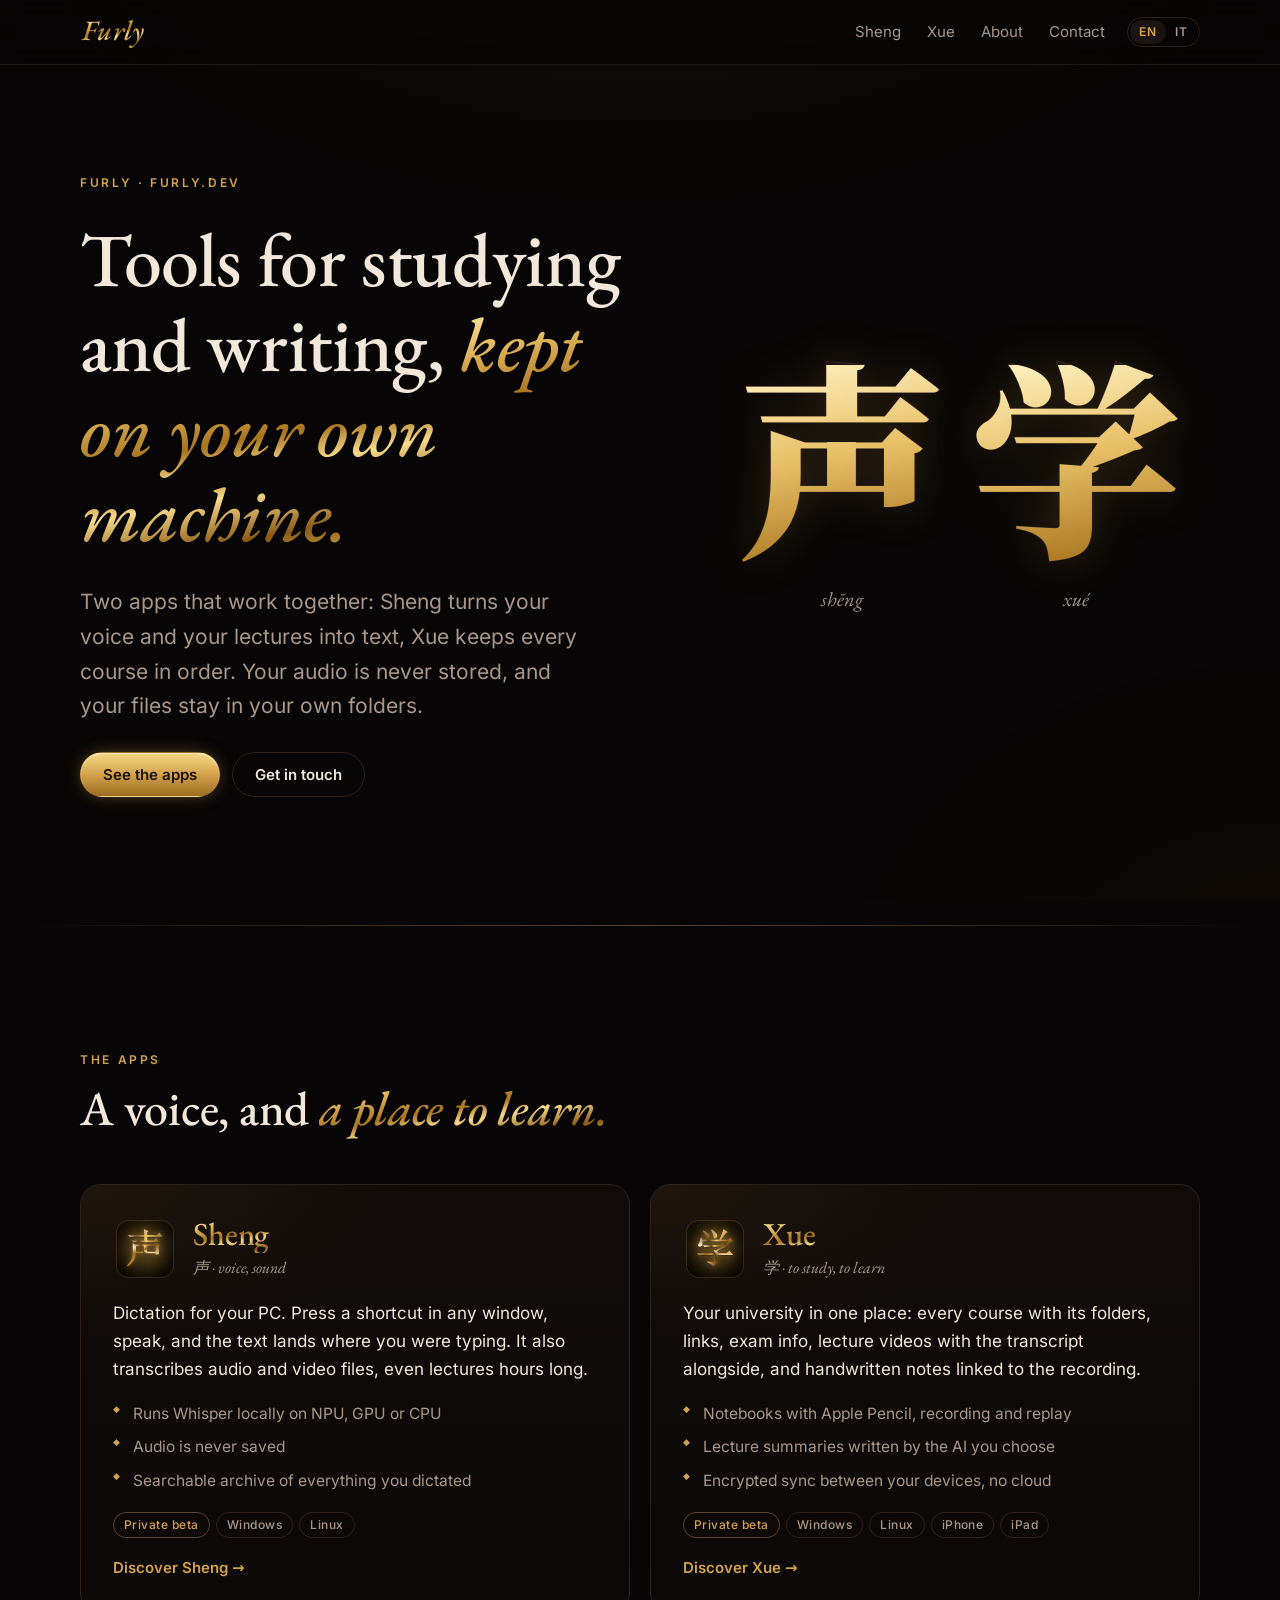
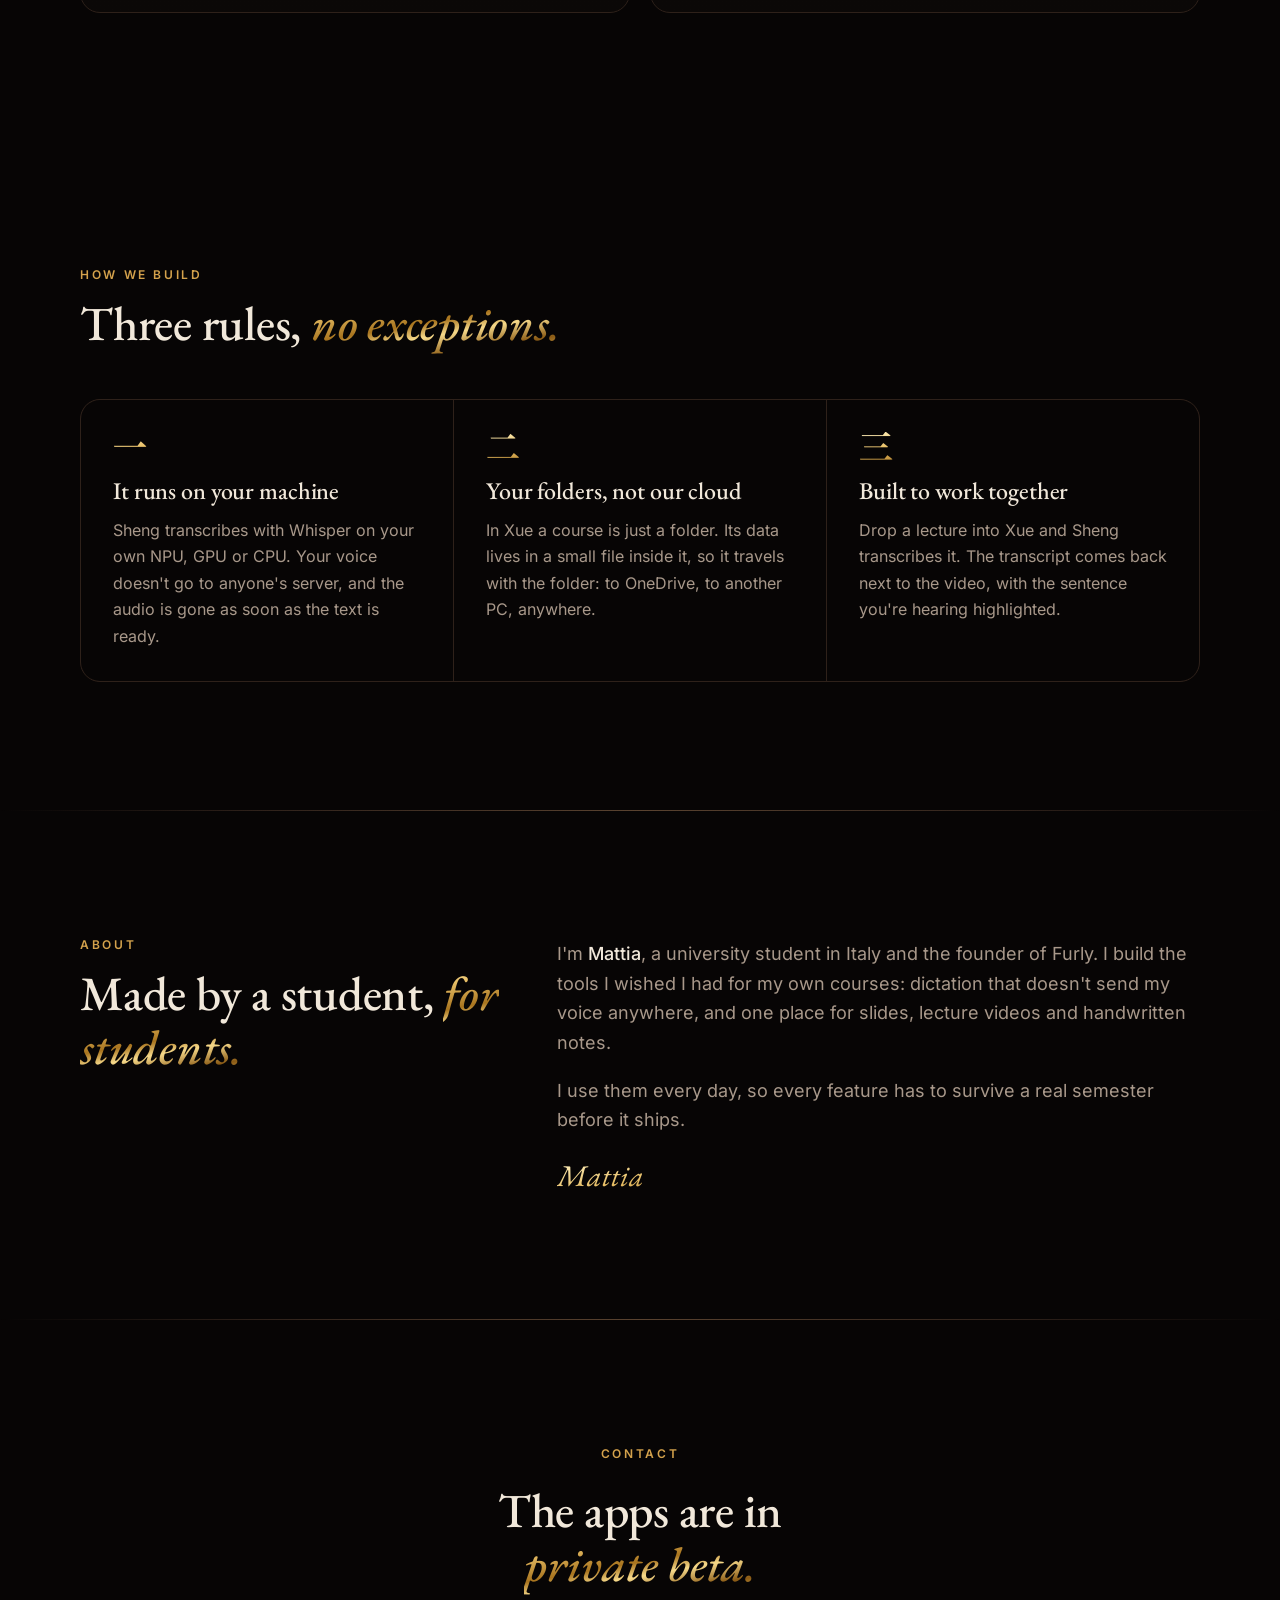
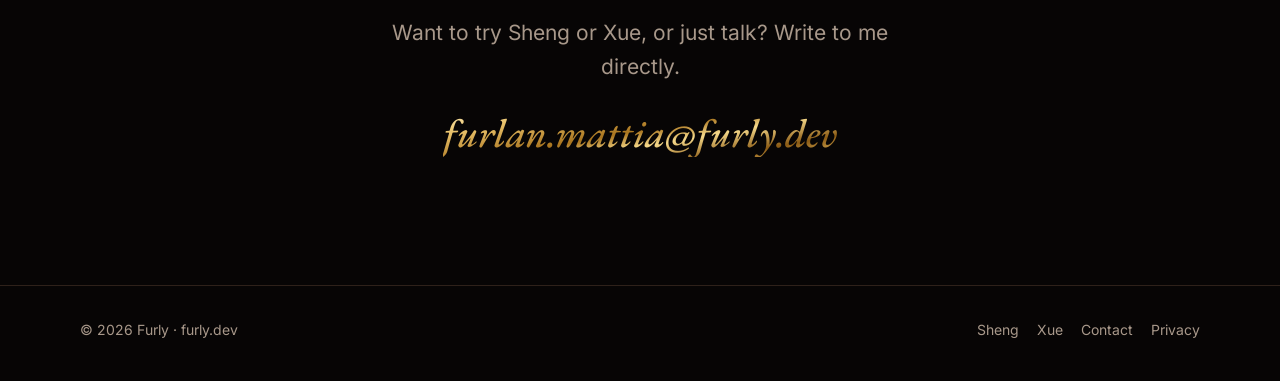
<file: index.html>
<!doctype html>
<html lang="en" data-lang="en"
  data-title-en="Furly — tools for studying and writing, on your own machine"
  data-title-it="Furly — strumenti per studiare e scrivere, sul tuo computer">
<head>
  <meta charset="utf-8">
  <meta name="viewport" content="width=device-width, initial-scale=1">
  <title>Furly — tools for studying and writing, on your own machine</title>
  <meta name="description" content="Furly makes Sheng, private dictation and transcription that runs on your PC, and Xue, one place for your university courses on computer, iPhone and iPad.">
  <link rel="canonical" href="https://furly.dev/">
  <meta name="theme-color" content="#070505">
  <meta property="og:type" content="website">
  <meta property="og:url" content="https://furly.dev/">
  <meta property="og:title" content="Furly">
  <meta property="og:description" content="Sheng and Xue: tools for studying and writing that stay on your own machine.">
  <link rel="icon" type="image/svg+xml" href="/assets/favicon.svg">
  <script>try{var l=localStorage.getItem('furly-lang')||((navigator.language||'').toLowerCase().indexOf('it')===0?'it':'en');document.documentElement.setAttribute('data-lang',l);document.documentElement.lang=l}catch(e){}</script>
  <link rel="stylesheet" href="/assets/fonts.css">
  <link rel="stylesheet" href="/assets/style.css">
</head>
<body>

<header class="nav">
  <div class="wrap">
    <a class="brand" href="/" data-egg aria-label="Furly"><span class="gold">Furly</span></a>
    <nav class="nav-links" aria-label="Main">
      <a href="/sheng/">Sheng</a>
      <a href="/xue/">Xue</a>
      <a class="hide-sm" href="#about"><span lang="en">About</span><span lang="it">Chi sono</span></a>
      <a class="hide-sm" href="#contact"><span lang="en">Contact</span><span lang="it">Contatti</span></a>
      <span class="lang" role="group" aria-label="Language">
        <button type="button" data-set="en" aria-pressed="true">EN</button>
        <button type="button" data-set="it" aria-pressed="false">IT</button>
      </span>
    </nav>
  </div>
</header>

<main>
  <section class="hero">
    <div class="wrap">
      <div class="hero-copy">
        <p class="eyebrow">Furly · furly.dev</p>
        <h1>
          <span lang="en">Tools for studying and writing, <em class="gold">kept on your own machine.</em></span>
          <span lang="it">Strumenti per studiare e scrivere, <em class="gold">che restano sul tuo computer.</em></span>
        </h1>
        <p class="lead">
          <span lang="en">Two apps that work together: Sheng turns your voice and your lectures into text, Xue keeps every course in order. Your audio is never stored, and your files stay in your own folders.</span>
          <span lang="it">Due app che lavorano insieme: Sheng trasforma la tua voce e le lezioni in testo, Xue tiene in ordine ogni corso. L'audio non viene mai salvato e i file restano nelle tue cartelle.</span>
        </p>
        <div class="actions">
          <a class="btn btn-gold" href="#apps"><span lang="en">See the apps</span><span lang="it">Guarda le app</span></a>
          <a class="btn" href="#contact"><span lang="en">Get in touch</span><span lang="it">Scrivimi</span></a>
        </div>
      </div>
      <div class="hero-art" aria-hidden="true">
        <div class="glyphs">
          <figure class="glyph-col"><div class="glyph" data-egg><span class="vessel">声</span><span class="liquid">声</span></div><figcaption>shēng</figcaption></figure>
          <figure class="glyph-col"><div class="glyph" data-egg><span class="vessel">学</span><span class="liquid">学</span></div><figcaption>xué</figcaption></figure>
        </div>
      </div>
    </div>
  </section>

  <hr class="rule">

  <section id="apps">
    <div class="wrap">
      <div class="section-head reveal">
        <p class="eyebrow"><span lang="en">The apps</span><span lang="it">Le app</span></p>
        <h2>
          <span lang="en">A voice, and <em class="gold">a place to learn.</em></span>
          <span lang="it">Una voce, e <em class="gold">un posto per imparare.</em></span>
        </h2>
      </div>

      <div class="products">
        <a class="card reveal" href="/sheng/">
          <div class="card-top">
            <img src="/assets/sheng.png" alt="" width="64" height="64">
            <div>
              <h3 class="gold">Sheng</h3>
              <span class="pinyin"><span lang="en">声 · voice, sound</span><span lang="it">声 · voce, suono</span></span>
            </div>
          </div>
          <p>
            <span lang="en">Dictation for your PC. Press a shortcut in any window, speak, and the text lands where you were typing. It also transcribes audio and video files, even lectures hours long.</span>
            <span lang="it">Dettatura per il PC. Premi una scorciatoia in qualsiasi finestra, parli, e il testo arriva dove stavi scrivendo. Trascrive anche file audio e video, persino lezioni di ore.</span>
          </p>
          <ul>
            <li><span lang="en">Runs Whisper locally on NPU, GPU or CPU</span><span lang="it">Whisper in locale, su NPU, GPU o CPU</span></li>
            <li><span lang="en">Audio is never saved</span><span lang="it">L'audio non viene mai salvato</span></li>
            <li><span lang="en">Searchable archive of everything you dictated</span><span lang="it">Archivio delle dettature, con la ricerca</span></li>
          </ul>
          <div class="tags"><span class="tag beta"><span lang="en">Private beta</span><span lang="it">Beta privata</span></span><span class="tag">Windows</span><span class="tag">Linux</span></div>
          <span class="more"><span lang="en">Discover Sheng →</span><span lang="it">Scopri Sheng →</span></span>
        </a>

        <a class="card reveal" href="/xue/">
          <div class="card-top">
            <img src="/assets/xue.png" alt="" width="64" height="64">
            <div>
              <h3 class="gold">Xue</h3>
              <span class="pinyin"><span lang="en">学 · to study, to learn</span><span lang="it">学 · studiare, imparare</span></span>
            </div>
          </div>
          <p>
            <span lang="en">Your university in one place: every course with its folders, links, exam info, lecture videos with the transcript alongside, and handwritten notes linked to the recording.</span>
            <span lang="it">L'università in un posto solo: ogni corso con le sue cartelle, i link, com'è fatto l'esame, le videolezioni con la trascrizione accanto e gli appunti a mano collegati alla registrazione.</span>
          </p>
          <ul>
            <li><span lang="en">Notebooks with Apple Pencil, recording and replay</span><span lang="it">Quaderni con Apple Pencil, registrazione e riascolto</span></li>
            <li><span lang="en">Lecture summaries written by the AI you choose</span><span lang="it">Riassunti delle lezioni scritti dall'IA che scegli</span></li>
            <li><span lang="en">Encrypted sync between your devices, no cloud</span><span lang="it">Sincronizzazione cifrata fra i dispositivi, senza cloud</span></li>
          </ul>
          <div class="tags"><span class="tag beta"><span lang="en">Private beta</span><span lang="it">Beta privata</span></span><span class="tag">Windows</span><span class="tag">Linux</span><span class="tag">iPhone</span><span class="tag">iPad</span></div>
          <span class="more"><span lang="en">Discover Xue →</span><span lang="it">Scopri Xue →</span></span>
        </a>
      </div>
    </div>
  </section>

  <section>
    <div class="wrap">
      <div class="section-head reveal">
        <p class="eyebrow"><span lang="en">How we build</span><span lang="it">Come le costruisco</span></p>
        <h2>
          <span lang="en">Three rules, <em class="gold">no exceptions.</em></span>
          <span lang="it">Tre regole, <em class="gold">senza eccezioni.</em></span>
        </h2>
      </div>
      <div class="pillars reveal">
        <div class="pillar">
          <span class="num gold">一</span>
          <h3><span lang="en">It runs on your machine</span><span lang="it">Gira sul tuo computer</span></h3>
          <p>
            <span lang="en">Sheng transcribes with Whisper on your own NPU, GPU or CPU. Your voice doesn't go to anyone's server, and the audio is gone as soon as the text is ready.</span>
            <span lang="it">Sheng trascrive con Whisper sulla tua NPU, GPU o CPU. La tua voce non va sul server di nessuno e l'audio sparisce appena il testo è pronto.</span>
          </p>
        </div>
        <div class="pillar">
          <span class="num gold">二</span>
          <h3><span lang="en">Your folders, not our cloud</span><span lang="it">Le tue cartelle, non il nostro cloud</span></h3>
          <p>
            <span lang="en">In Xue a course is just a folder. Its data lives in a small file inside it, so it travels with the folder: to OneDrive, to another PC, anywhere.</span>
            <span lang="it">In Xue un corso è semplicemente una cartella. I suoi dati stanno in un piccolo file al suo interno e viaggiano con lei: su OneDrive, su un altro PC, ovunque.</span>
          </p>
        </div>
        <div class="pillar">
          <span class="num gold">三</span>
          <h3><span lang="en">Built to work together</span><span lang="it">Fatte per lavorare insieme</span></h3>
          <p>
            <span lang="en">Drop a lecture into Xue and Sheng transcribes it. The transcript comes back next to the video, with the sentence you're hearing highlighted.</span>
            <span lang="it">Metti una lezione in Xue e Sheng la trascrive. La trascrizione torna accanto al video, con la frase che stai ascoltando evidenziata.</span>
          </p>
        </div>
      </div>
    </div>
  </section>

  <hr class="rule">

  <section id="about" class="about">
    <div class="wrap">
      <div class="section-head reveal" style="margin:0">
        <p class="eyebrow"><span lang="en">About</span><span lang="it">Chi sono</span></p>
        <h2>
          <span lang="en">Made by a student, <em class="gold">for students.</em></span>
          <span lang="it">Fatte da uno studente, <em class="gold">per gli studenti.</em></span>
        </h2>
      </div>
      <div class="about-text reveal">
        <p>
          <span lang="en">I'm <strong>Mattia</strong>, a university student in Italy and the founder of Furly. I build the tools I wished I had for my own courses: dictation that doesn't send my voice anywhere, and one place for slides, lecture videos and handwritten notes.</span>
          <span lang="it">Sono <strong>Mattia</strong>, studente universitario e fondatore di Furly. Costruisco gli strumenti che avrei voluto avere per i miei corsi: una dettatura che non manda la mia voce da nessuna parte, e un posto unico per slide, videolezioni e appunti a mano.</span>
        </p>
        <p>
          <span lang="en">I use them every day, so every feature has to survive a real semester before it ships.</span>
          <span lang="it">Le uso ogni giorno, quindi ogni funzione deve superare un semestre vero prima di uscire.</span>
        </p>
        <p class="signature gold">Mattia</p>
      </div>
    </div>
  </section>

  <hr class="rule">

  <section id="contact" class="contact">
    <div class="wrap reveal">
      <p class="eyebrow"><span lang="en">Contact</span><span lang="it">Contatti</span></p>
      <h2>
        <span lang="en">The apps are in <em class="gold">private beta.</em></span>
        <span lang="it">Le app sono in <em class="gold">beta privata.</em></span>
      </h2>
      <p class="lead" style="margin-inline:auto">
        <span lang="en">Want to try Sheng or Xue, or just talk? Write to me directly.</span>
        <span lang="it">Vuoi provare Sheng o Xue, o solo parlarne? Scrivimi direttamente.</span>
      </p>
      <a class="mail gold" href="mailto:furlan.mattia@furly.dev">furlan.mattia@furly.dev</a>
    </div>
  </section>
</main>

<footer>
  <div class="wrap">
    <span>© 2026 Furly · furly.dev</span>
    <nav aria-label="Footer">
      <a href="/sheng/">Sheng</a>
      <a href="/xue/">Xue</a>
      <a href="mailto:furlan.mattia@furly.dev"><span lang="en">Contact</span><span lang="it">Contatti</span></a>
      <a href="/privacy/">Privacy</a>
    </nav>
  </div>
</footer>

<div class="egg" id="egg" role="dialog" aria-label="Easter egg">
  <blockquote>
    <span class="dragon gold">龍</span>
    <span class="gold">You met me at a very Chinese time in my life.</span>
  </blockquote>
</div>

<script src="/assets/site.js" defer></script>
</body>
</html>
</file>
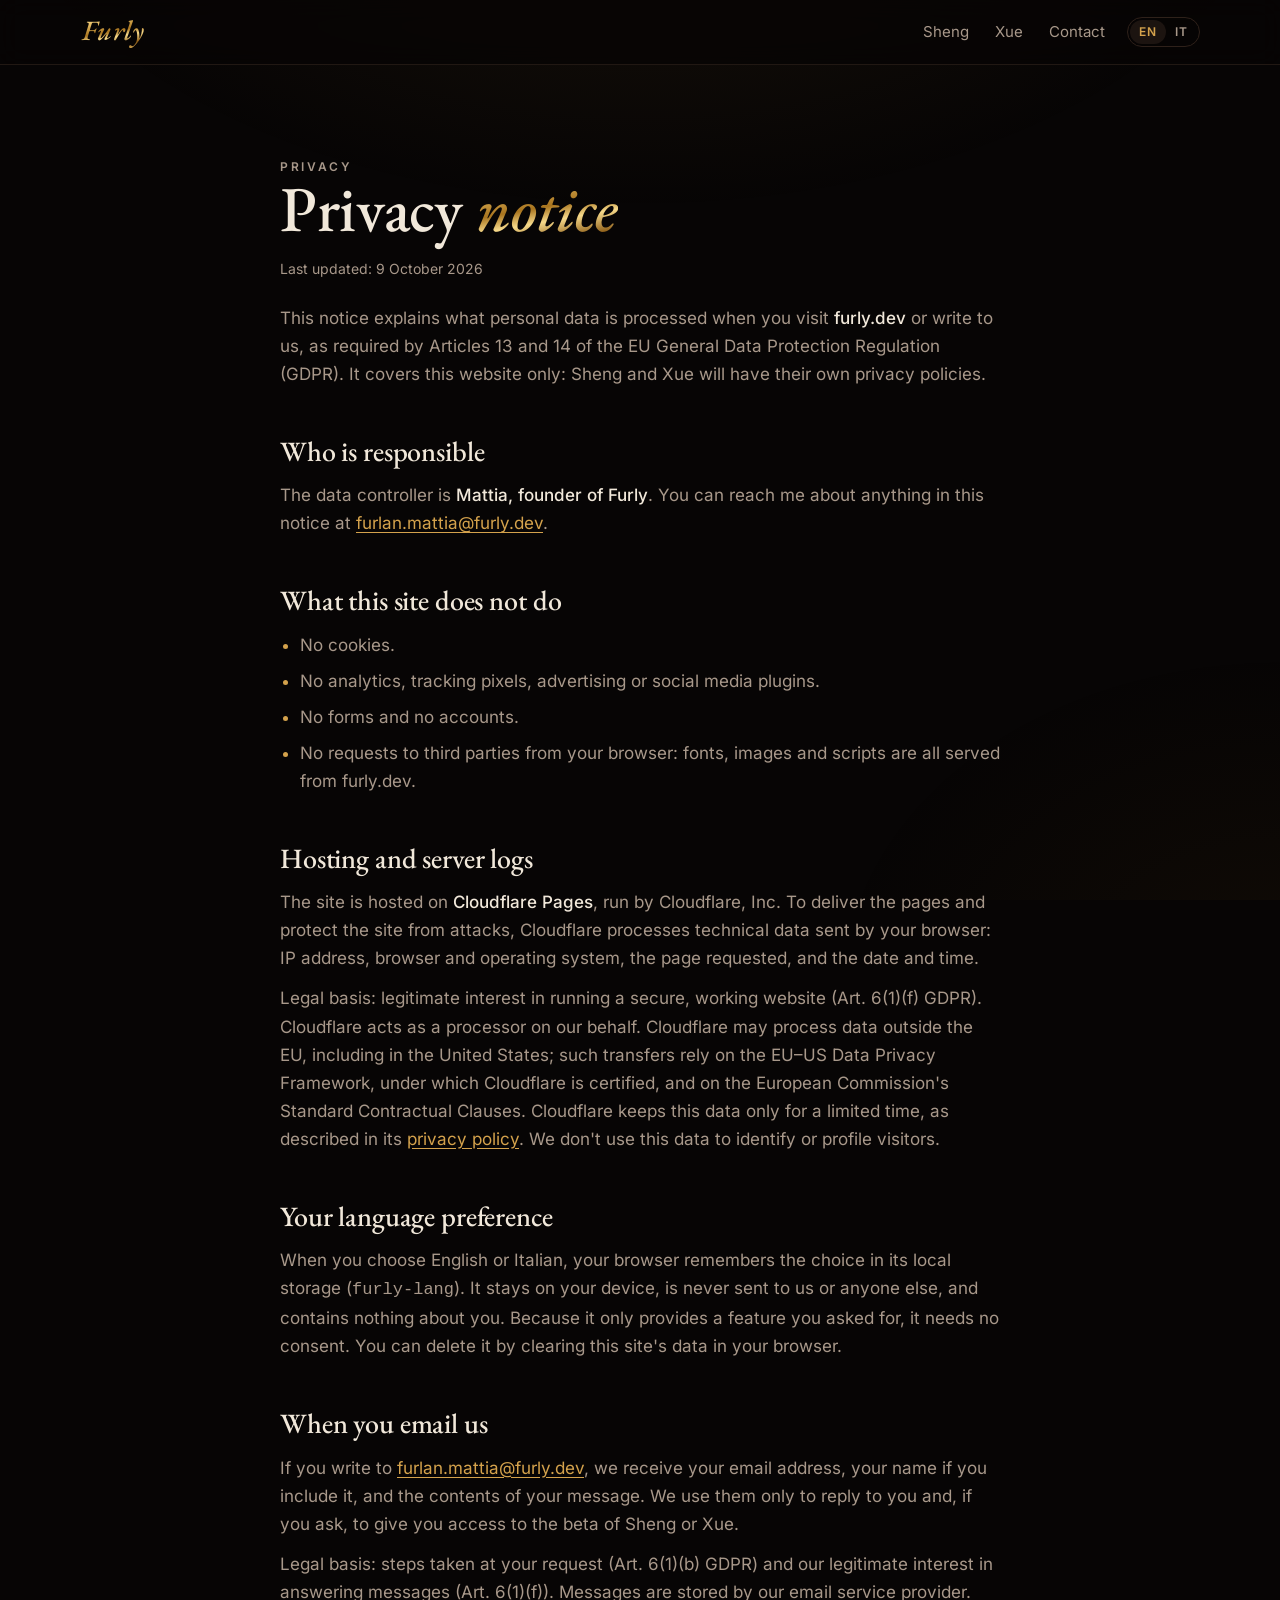
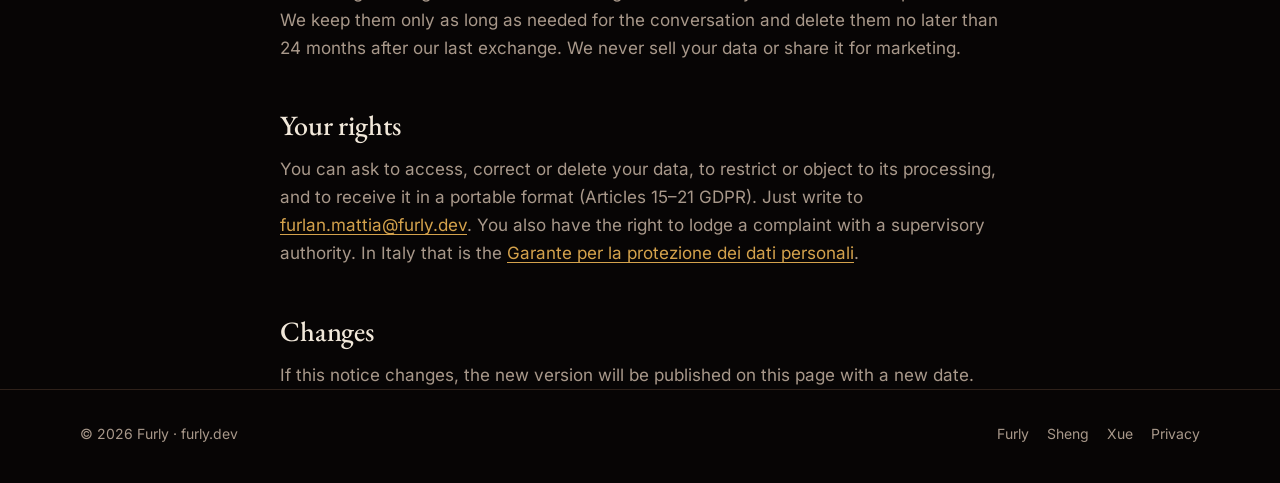
<file: privacy/index.html>
<!doctype html>
<html lang="en" data-lang="en"
  data-title-en="Privacy · Furly"
  data-title-it="Privacy · Furly">
<head>
  <meta charset="utf-8">
  <meta name="viewport" content="width=device-width, initial-scale=1">
  <title>Privacy · Furly</title>
  <meta name="description" content="How furly.dev handles personal data: no cookies, no analytics, no trackers.">
  <link rel="canonical" href="https://furly.dev/privacy/">
  <meta name="theme-color" content="#070505">
  <link rel="icon" type="image/svg+xml" href="/assets/favicon.svg">
  <script>try{var l=localStorage.getItem('furly-lang')||((navigator.language||'').toLowerCase().indexOf('it')===0?'it':'en');document.documentElement.setAttribute('data-lang',l);document.documentElement.lang=l}catch(e){}</script>
  <link rel="stylesheet" href="/assets/fonts.css">
  <link rel="stylesheet" href="/assets/style.css">
</head>
<body>

<header class="nav">
  <div class="wrap">
    <a class="brand" href="/" aria-label="Furly"><span class="gold">Furly</span></a>
    <nav class="nav-links" aria-label="Main">
      <a href="/sheng/">Sheng</a>
      <a href="/xue/">Xue</a>
      <a class="hide-sm" href="/#contact"><span lang="en">Contact</span><span lang="it">Contatti</span></a>
      <span class="lang" role="group" aria-label="Language">
        <button type="button" data-set="en" aria-pressed="true">EN</button>
        <button type="button" data-set="it" aria-pressed="false">IT</button>
      </span>
    </nav>
  </div>
</header>

<main>
  <article class="wrap legal">

    <!-- ───────── English ───────── -->
    <div lang="en">
      <p class="eyebrow">Privacy</p>
      <h1>Privacy <em class="gold">notice</em></h1>
      <p class="updated">Last updated: 9 October 2026</p>

      <p style="margin-top:24px">This notice explains what personal data is processed when you visit <strong>furly.dev</strong> or write to us, as required by Articles 13 and 14 of the EU General Data Protection Regulation (GDPR). It covers this website only: Sheng and Xue will have their own privacy policies.</p>

      <h2>Who is responsible</h2>
      <p>The data controller is <strong>Mattia, founder of Furly</strong>. You can reach me about anything in this notice at <a href="mailto:furlan.mattia@furly.dev">furlan.mattia@furly.dev</a>.</p>

      <h2>What this site does not do</h2>
      <ul>
        <li>No cookies.</li>
        <li>No analytics, tracking pixels, advertising or social media plugins.</li>
        <li>No forms and no accounts.</li>
        <li>No requests to third parties from your browser: fonts, images and scripts are all served from furly.dev.</li>
      </ul>

      <h2>Hosting and server logs</h2>
      <p>The site is hosted on <strong>Cloudflare Pages</strong>, run by Cloudflare, Inc. To deliver the pages and protect the site from attacks, Cloudflare processes technical data sent by your browser: IP address, browser and operating system, the page requested, and the date and time.</p>
      <p>Legal basis: legitimate interest in running a secure, working website (Art. 6(1)(f) GDPR). Cloudflare acts as a processor on our behalf. Cloudflare may process data outside the EU, including in the United States; such transfers rely on the EU–US Data Privacy Framework, under which Cloudflare is certified, and on the European Commission's Standard Contractual Clauses. Cloudflare keeps this data only for a limited time, as described in its <a href="https://www.cloudflare.com/privacypolicy/" rel="noopener">privacy policy</a>. We don't use this data to identify or profile visitors.</p>

      <h2>Your language preference</h2>
      <p>When you choose English or Italian, your browser remembers the choice in its local storage (<code>furly-lang</code>). It stays on your device, is never sent to us or anyone else, and contains nothing about you. Because it only provides a feature you asked for, it needs no consent. You can delete it by clearing this site's data in your browser.</p>

      <h2>When you email us</h2>
      <p>If you write to <a href="mailto:furlan.mattia@furly.dev">furlan.mattia@furly.dev</a>, we receive your email address, your name if you include it, and the contents of your message. We use them only to reply to you and, if you ask, to give you access to the beta of Sheng or Xue.</p>
      <p>Legal basis: steps taken at your request (Art. 6(1)(b) GDPR) and our legitimate interest in answering messages (Art. 6(1)(f)). Messages are stored by our email service provider. We keep them only as long as needed for the conversation and delete them no later than 24 months after our last exchange. We never sell your data or share it for marketing.</p>

      <h2>Your rights</h2>
      <p>You can ask to access, correct or delete your data, to restrict or object to its processing, and to receive it in a portable format (Articles 15–21 GDPR). Just write to <a href="mailto:furlan.mattia@furly.dev">furlan.mattia@furly.dev</a>. You also have the right to lodge a complaint with a supervisory authority. In Italy that is the <a href="https://www.garanteprivacy.it/" rel="noopener">Garante per la protezione dei dati personali</a>.</p>

      <h2>Changes</h2>
      <p>If this notice changes, the new version will be published on this page with a new date.</p>
    </div>

    <!-- ───────── Italiano ───────── -->
    <div lang="it">
      <p class="eyebrow">Privacy</p>
      <h1>Informativa sulla <em class="gold">privacy</em></h1>
      <p class="updated">Ultimo aggiornamento: 9 ottobre 2026</p>

      <p style="margin-top:24px">Questa informativa spiega quali dati personali vengono trattati quando visiti <strong>furly.dev</strong> o ci scrivi, come richiesto dagli articoli 13 e 14 del Regolamento europeo sulla protezione dei dati (GDPR). Riguarda solo questo sito: Sheng e Xue avranno una loro informativa.</p>

      <h2>Chi è il titolare</h2>
      <p>Il titolare del trattamento è <strong>Mattia, fondatore di Furly</strong>. Per qualsiasi cosa riguardi questa informativa puoi scrivermi a <a href="mailto:furlan.mattia@furly.dev">furlan.mattia@furly.dev</a>.</p>

      <h2>Cosa questo sito non fa</h2>
      <ul>
        <li>Niente cookie.</li>
        <li>Niente statistiche, pixel di tracciamento, pubblicità o plugin dei social.</li>
        <li>Niente moduli e niente account.</li>
        <li>Il tuo browser non contatta servizi di terzi: font, immagini e script arrivano tutti da furly.dev.</li>
      </ul>

      <h2>Hosting e log del server</h2>
      <p>Il sito è ospitato su <strong>Cloudflare Pages</strong>, gestito da Cloudflare, Inc. Per consegnare le pagine e proteggere il sito dagli attacchi, Cloudflare tratta i dati tecnici inviati dal tuo browser: indirizzo IP, browser e sistema operativo, pagina richiesta, data e ora.</p>
      <p>Base giuridica: legittimo interesse a far funzionare il sito in modo sicuro (art. 6, par. 1, lett. f GDPR). Cloudflare agisce come responsabile del trattamento per nostro conto. Cloudflare può trattare i dati fuori dall'UE, anche negli Stati Uniti; questi trasferimenti si basano sull'EU–US Data Privacy Framework, a cui Cloudflare aderisce, e sulle clausole contrattuali tipo della Commissione europea. Cloudflare conserva questi dati solo per un periodo limitato, come descritto nella sua <a href="https://www.cloudflare.com/privacypolicy/" rel="noopener">informativa</a>. Non usiamo questi dati per identificare o profilare chi visita il sito.</p>

      <h2>La lingua che scegli</h2>
      <p>Quando scegli inglese o italiano, il browser ricorda la scelta nella sua memoria locale (<code>furly-lang</code>). Resta sul tuo dispositivo, non viene mai inviata a noi né ad altri e non contiene niente su di te. Serve solo a una funzione che hai chiesto tu, quindi non richiede consenso. Puoi cancellarla eliminando i dati di questo sito dal browser.</p>

      <h2>Quando ci scrivi</h2>
      <p>Se scrivi a <a href="mailto:furlan.mattia@furly.dev">furlan.mattia@furly.dev</a> riceviamo il tuo indirizzo email, il tuo nome se lo indichi e il contenuto del messaggio. Li usiamo solo per risponderti e, se lo chiedi, per darti accesso alla beta di Sheng o Xue.</p>
      <p>Base giuridica: misure adottate su tua richiesta (art. 6, par. 1, lett. b GDPR) e nostro legittimo interesse a rispondere ai messaggi (art. 6, par. 1, lett. f). I messaggi sono conservati dal nostro fornitore di posta elettronica. Li teniamo solo per il tempo necessario alla conversazione e li cancelliamo al più tardi 24 mesi dopo l'ultimo scambio. Non vendiamo i tuoi dati e non li condividiamo per fini di marketing.</p>

      <h2>I tuoi diritti</h2>
      <p>Puoi chiedere di accedere ai tuoi dati, correggerli o cancellarli, limitarne il trattamento o opporti, e riceverli in un formato portabile (articoli 15–21 GDPR). Basta scrivere a <a href="mailto:furlan.mattia@furly.dev">furlan.mattia@furly.dev</a>. Hai anche il diritto di presentare un reclamo al <a href="https://www.garanteprivacy.it/" rel="noopener">Garante per la protezione dei dati personali</a>.</p>

      <h2>Modifiche</h2>
      <p>Se questa informativa cambia, la nuova versione sarà pubblicata su questa pagina con una nuova data.</p>
    </div>

  </article>
</main>

<footer>
  <div class="wrap">
    <span>© 2026 Furly · furly.dev</span>
    <nav aria-label="Footer">
      <a href="/">Furly</a>
      <a href="/sheng/">Sheng</a>
      <a href="/xue/">Xue</a>
      <a href="/privacy/" aria-current="page">Privacy</a>
    </nav>
  </div>
</footer>

<div class="egg" id="egg" role="dialog" aria-label="Easter egg">
  <blockquote>
    <span class="dragon gold">龍</span>
    <span class="gold">You met me at a very Chinese time in my life.</span>
  </blockquote>
</div>

<script src="/assets/site.js" defer></script>
</body>
</html>
</file>
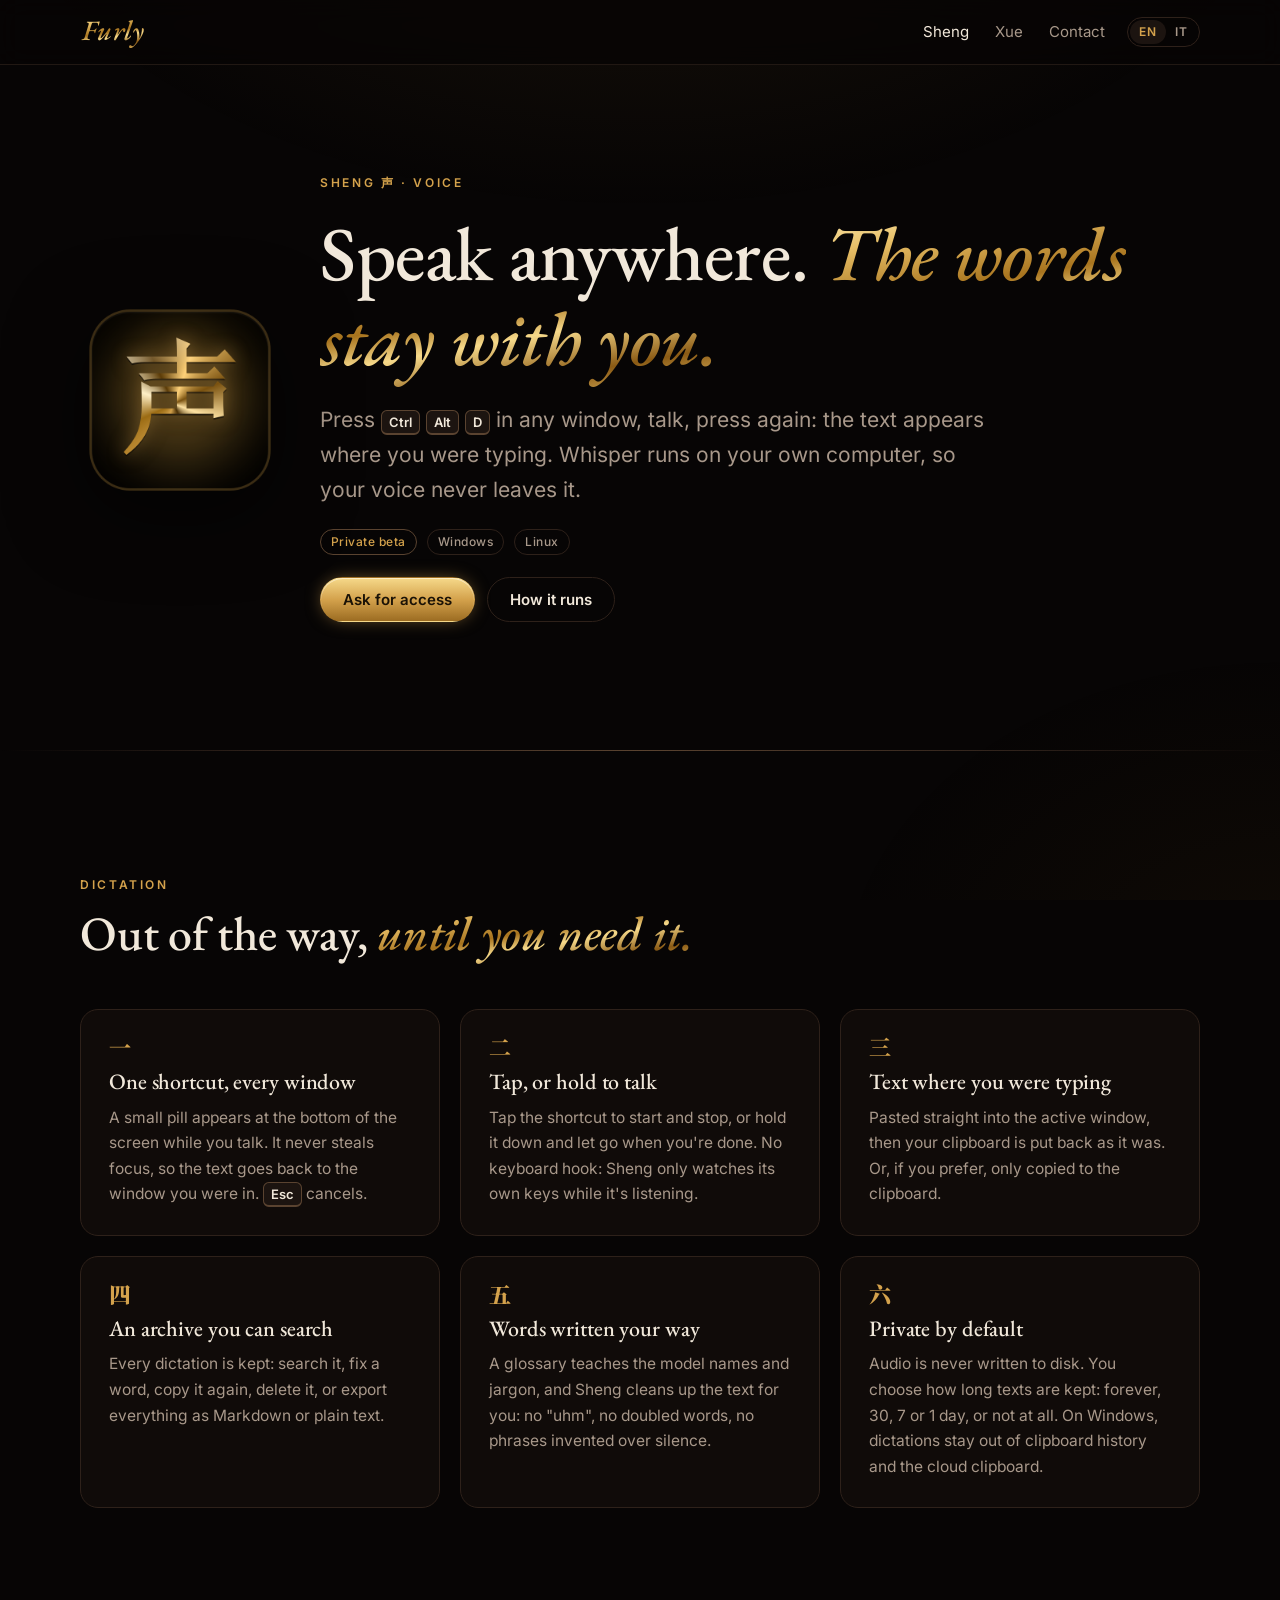
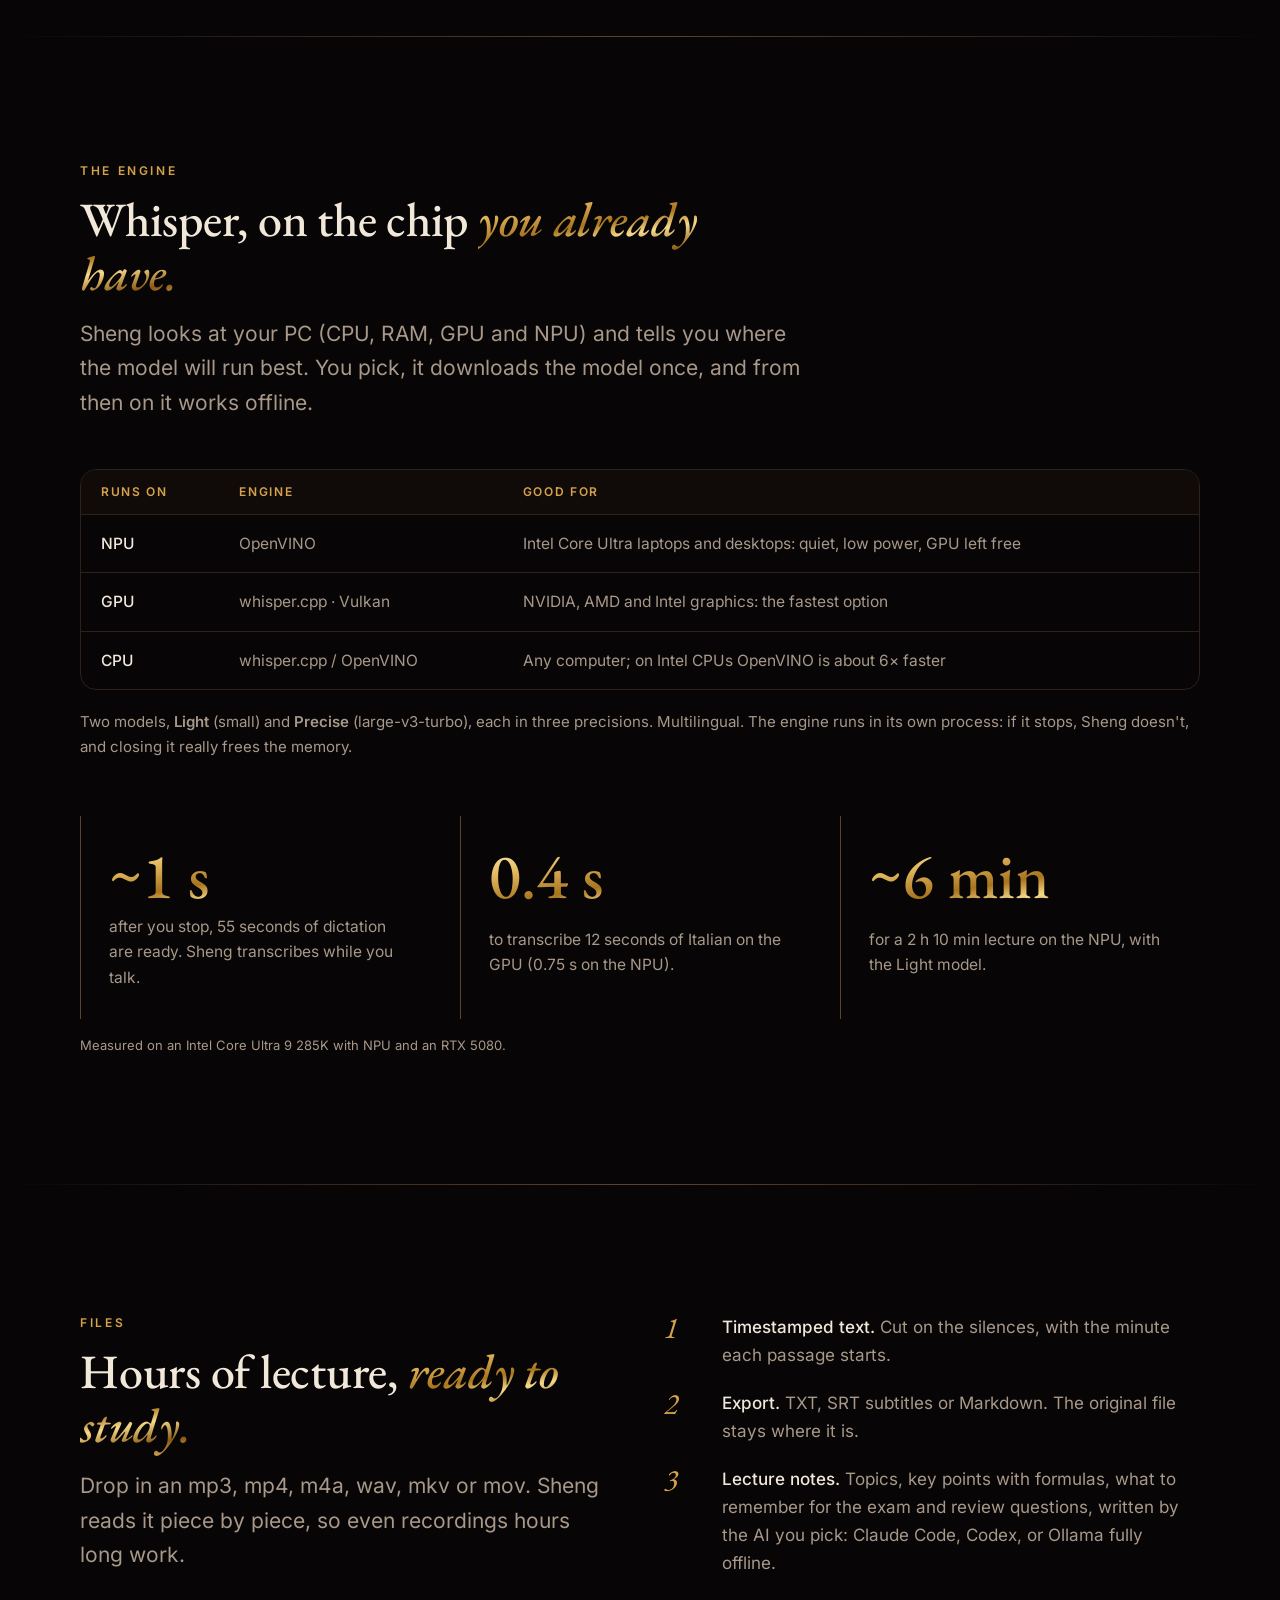
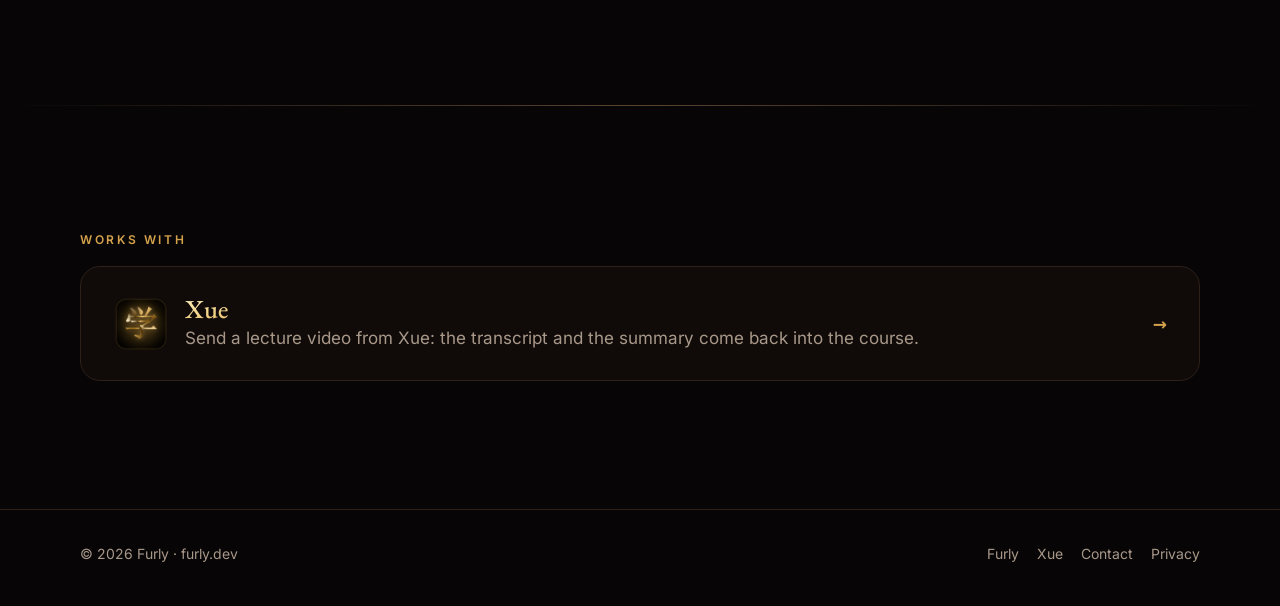
<file: sheng/index.html>
<!doctype html>
<html lang="en" data-lang="en"
  data-title-en="Sheng — private dictation and transcription · Furly"
  data-title-it="Sheng — dettatura e trascrizione private · Furly">
<head>
  <meta charset="utf-8">
  <meta name="viewport" content="width=device-width, initial-scale=1">
  <title>Sheng — private dictation and transcription · Furly</title>
  <meta name="description" content="Sheng is dictation for your PC: press a shortcut in any window, speak, and the text lands where you were typing. Whisper runs locally on NPU, GPU or CPU; audio is never saved.">
  <link rel="canonical" href="https://furly.dev/sheng/">
  <meta name="theme-color" content="#070505">
  <meta property="og:type" content="website">
  <meta property="og:url" content="https://furly.dev/sheng/">
  <meta property="og:title" content="Sheng · Furly">
  <meta property="og:description" content="Private dictation and transcription that runs on your PC.">
  <meta property="og:image" content="https://furly.dev/assets/sheng.png">
  <link rel="icon" type="image/png" href="/assets/sheng.png">
  <script>try{var l=localStorage.getItem('furly-lang')||((navigator.language||'').toLowerCase().indexOf('it')===0?'it':'en');document.documentElement.setAttribute('data-lang',l);document.documentElement.lang=l}catch(e){}</script>
  <link rel="stylesheet" href="/assets/fonts.css">
  <link rel="stylesheet" href="/assets/style.css">
</head>
<body>

<header class="nav">
  <div class="wrap">
    <a class="brand" href="/" aria-label="Furly"><span class="gold">Furly</span></a>
    <nav class="nav-links" aria-label="Main">
      <a href="/sheng/" aria-current="page">Sheng</a>
      <a href="/xue/">Xue</a>
      <a class="hide-sm" href="/#contact"><span lang="en">Contact</span><span lang="it">Contatti</span></a>
      <span class="lang" role="group" aria-label="Language">
        <button type="button" data-set="en" aria-pressed="true">EN</button>
        <button type="button" data-set="it" aria-pressed="false">IT</button>
      </span>
    </nav>
  </div>
</header>

<main>
  <section class="hero app-hero">
    <div class="wrap">
      <img class="icon" src="/assets/sheng.png" alt="Sheng" width="200" height="200">
      <div class="copy">
        <p class="eyebrow">Sheng 声 · <span lang="en">voice</span><span lang="it">voce</span></p>
        <h1>
          <span lang="en">Speak anywhere. <em class="gold">The words stay with you.</em></span>
          <span lang="it">Parla ovunque. <em class="gold">Le parole restano tue.</em></span>
        </h1>
        <p class="lead" style="max-width:52ch">
          <span lang="en">Press <kbd>Ctrl</kbd> <kbd>Alt</kbd> <kbd>D</kbd> in any window, talk, press again: the text appears where you were typing. Whisper runs on your own computer, so your voice never leaves it.</span>
          <span lang="it">Premi <kbd>Ctrl</kbd> <kbd>Alt</kbd> <kbd>D</kbd> in qualsiasi finestra, parla, premi di nuovo: il testo compare dove stavi scrivendo. Whisper gira sul tuo computer, quindi la tua voce non esce mai da lì.</span>
        </p>
        <div class="platforms"><span class="tag beta"><span lang="en">Private beta</span><span lang="it">Beta privata</span></span><span class="tag">Windows</span><span class="tag">Linux</span></div>
        <div class="actions">
          <a class="btn btn-gold" href="mailto:furlan.mattia@furly.dev?subject=Sheng%20beta"><span lang="en">Ask for access</span><span lang="it">Chiedi l'accesso</span></a>
          <a class="btn" href="#engine"><span lang="en">How it runs</span><span lang="it">Come funziona</span></a>
        </div>
      </div>
    </div>
  </section>

  <hr class="rule">

  <section>
    <div class="wrap">
      <div class="section-head reveal">
        <p class="eyebrow"><span lang="en">Dictation</span><span lang="it">Dettatura</span></p>
        <h2>
          <span lang="en">Out of the way, <em class="gold">until you need it.</em></span>
          <span lang="it">Non si vede, <em class="gold">finché non ti serve.</em></span>
        </h2>
      </div>
      <div class="features">
        <div class="feature reveal">
          <span class="mark">一</span>
          <h3><span lang="en">One shortcut, every window</span><span lang="it">Una scorciatoia, tutte le finestre</span></h3>
          <p>
            <span lang="en">A small pill appears at the bottom of the screen while you talk. It never steals focus, so the text goes back to the window you were in. <kbd>Esc</kbd> cancels.</span>
            <span lang="it">Mentre parli compare una piccola pillola in basso. Non prende mai il fuoco, quindi il testo torna nella finestra in cui eri. <kbd>Esc</kbd> annulla.</span>
          </p>
        </div>
        <div class="feature reveal">
          <span class="mark">二</span>
          <h3><span lang="en">Tap, or hold to talk</span><span lang="it">Un tocco, o tieni premuto</span></h3>
          <p>
            <span lang="en">Tap the shortcut to start and stop, or hold it down and let go when you're done. No keyboard hook: Sheng only watches its own keys while it's listening.</span>
            <span lang="it">Tocca la scorciatoia per iniziare e finire, oppure tienila premuta e lasciala quando hai finito. Nessun hook della tastiera: Sheng guarda solo i suoi tasti, e solo mentre ascolta.</span>
          </p>
        </div>
        <div class="feature reveal">
          <span class="mark">三</span>
          <h3><span lang="en">Text where you were typing</span><span lang="it">Il testo dove stavi scrivendo</span></h3>
          <p>
            <span lang="en">Pasted straight into the active window, then your clipboard is put back as it was. Or, if you prefer, only copied to the clipboard.</span>
            <span lang="it">Incollato direttamente nella finestra attiva, poi gli appunti tornano com'erano. Oppure, se preferisci, solo copiato negli appunti.</span>
          </p>
        </div>
        <div class="feature reveal">
          <span class="mark">四</span>
          <h3><span lang="en">An archive you can search</span><span lang="it">Un archivio da cercare</span></h3>
          <p>
            <span lang="en">Every dictation is kept: search it, fix a word, copy it again, delete it, or export everything as Markdown or plain text.</span>
            <span lang="it">Ogni dettatura resta: la cerchi, correggi una parola, la ricopi, la elimini, o esporti tutto in Markdown o testo.</span>
          </p>
        </div>
        <div class="feature reveal">
          <span class="mark">五</span>
          <h3><span lang="en">Words written your way</span><span lang="it">Le parole scritte come vuoi</span></h3>
          <p>
            <span lang="en">A glossary teaches the model names and jargon, and Sheng cleans up the text for you: no "uhm", no doubled words, no phrases invented over silence.</span>
            <span lang="it">Un glossario insegna al modello nomi e termini tecnici, e Sheng ripulisce il testo: niente "ehm", niente parole ripetute, niente frasi inventate sui silenzi.</span>
          </p>
        </div>
        <div class="feature reveal">
          <span class="mark">六</span>
          <h3><span lang="en">Private by default</span><span lang="it">Privata in partenza</span></h3>
          <p>
            <span lang="en">Audio is never written to disk. You choose how long texts are kept: forever, 30, 7 or 1 day, or not at all. On Windows, dictations stay out of clipboard history and the cloud clipboard.</span>
            <span lang="it">L'audio non viene mai scritto su disco. Scegli tu quanto tenere i testi: per sempre, 30, 7 o 1 giorno, o per niente. Su Windows le dettature restano fuori dalla cronologia e dal cloud degli appunti.</span>
          </p>
        </div>
      </div>
    </div>
  </section>

  <hr class="rule">

  <section id="engine">
    <div class="wrap">
      <div class="section-head reveal">
        <p class="eyebrow"><span lang="en">The engine</span><span lang="it">Il motore</span></p>
        <h2>
          <span lang="en">Whisper, on the chip <em class="gold">you already have.</em></span>
          <span lang="it">Whisper, sul chip <em class="gold">che hai già.</em></span>
        </h2>
        <p class="lead" style="max-width:60ch">
          <span lang="en">Sheng looks at your PC (CPU, RAM, GPU and NPU) and tells you where the model will run best. You pick, it downloads the model once, and from then on it works offline.</span>
          <span lang="it">Sheng guarda il tuo PC (CPU, RAM, GPU e NPU) e ti dice dove il modello girerà meglio. Tu scegli, lui scarica il modello una volta e da lì funziona anche offline.</span>
        </p>
      </div>

      <div class="table-wrap reveal">
        <table>
          <thead>
            <tr>
              <th><span lang="en">Runs on</span><span lang="it">Dove gira</span></th>
              <th><span lang="en">Engine</span><span lang="it">Motore</span></th>
              <th><span lang="en">Good for</span><span lang="it">Adatto a</span></th>
            </tr>
          </thead>
          <tbody>
            <tr>
              <td>NPU</td>
              <td>OpenVINO</td>
              <td><span lang="en">Intel Core Ultra laptops and desktops: quiet, low power, GPU left free</span><span lang="it">PC con Intel Core Ultra: silenziosa, consuma poco, lascia libera la GPU</span></td>
            </tr>
            <tr>
              <td>GPU</td>
              <td>whisper.cpp · Vulkan</td>
              <td><span lang="en">NVIDIA, AMD and Intel graphics: the fastest option</span><span lang="it">Schede NVIDIA, AMD e Intel: la più veloce</span></td>
            </tr>
            <tr>
              <td>CPU</td>
              <td>whisper.cpp / OpenVINO</td>
              <td><span lang="en">Any computer; on Intel CPUs OpenVINO is about 6× faster</span><span lang="it">Qualsiasi computer; su CPU Intel OpenVINO è circa 6 volte più veloce</span></td>
            </tr>
          </tbody>
        </table>
      </div>

      <p class="muted reveal" style="margin-top:20px;font-size:15px">
        <span lang="en">Two models, <strong>Light</strong> (small) and <strong>Precise</strong> (large-v3-turbo), each in three precisions. Multilingual. The engine runs in its own process: if it stops, Sheng doesn't, and closing it really frees the memory.</span>
        <span lang="it">Due modelli, <strong>Leggero</strong> (small) e <strong>Preciso</strong> (large-v3-turbo), ognuno in tre precisioni. Multilingua. Il motore gira in un processo a parte: se si ferma, Sheng resta in piedi, e chiuderlo libera davvero la memoria.</span>
      </p>

      <div class="stats" style="margin-top:56px">
        <div class="stat reveal">
          <span class="big gold">~1 s</span>
          <p><span lang="en">after you stop, 55 seconds of dictation are ready. Sheng transcribes while you talk.</span><span lang="it">dopo lo stop sono pronti 55 secondi di dettatura. Sheng trascrive mentre parli.</span></p>
        </div>
        <div class="stat reveal">
          <span class="big gold">0.4 s</span>
          <p><span lang="en">to transcribe 12 seconds of Italian on the GPU (0.75 s on the NPU).</span><span lang="it">per trascrivere 12 secondi di italiano sulla GPU (0,75 s sull'NPU).</span></p>
        </div>
        <div class="stat reveal">
          <span class="big gold">~6 min</span>
          <p><span lang="en">for a 2 h 10 min lecture on the NPU, with the Light model.</span><span lang="it">per una lezione di 2 h 10 min sull'NPU, con il modello leggero.</span></p>
        </div>
      </div>
      <p class="muted" style="margin-top:16px;font-size:13px">
        <span lang="en">Measured on an Intel Core Ultra 9 285K with NPU and an RTX 5080.</span>
        <span lang="it">Misurato su Intel Core Ultra 9 285K con NPU e RTX 5080.</span>
      </p>
    </div>
  </section>

  <hr class="rule">

  <section>
    <div class="wrap split">
      <div class="section-head reveal" style="margin:0">
        <p class="eyebrow"><span lang="en">Files</span><span lang="it">File</span></p>
        <h2>
          <span lang="en">Hours of lecture, <em class="gold">ready to study.</em></span>
          <span lang="it">Ore di lezione, <em class="gold">pronte da studiare.</em></span>
        </h2>
        <p class="lead">
          <span lang="en">Drop in an mp3, mp4, m4a, wav, mkv or mov. Sheng reads it piece by piece, so even recordings hours long work.</span>
          <span lang="it">Trascina un mp3, mp4, m4a, wav, mkv o mov. Sheng lo legge a pezzi, quindi vanno anche registrazioni di ore.</span>
        </p>
      </div>
      <ol class="steps reveal">
        <li><span><strong><span lang="en">Timestamped text.</span><span lang="it">Testo con i tempi.</span></strong> <span lang="en">Cut on the silences, with the minute each passage starts.</span><span lang="it">Tagliato sui silenzi, con il minuto in cui inizia ogni passaggio.</span></span></li>
        <li><span><strong><span lang="en">Export.</span><span lang="it">Esporta.</span></strong> <span lang="en">TXT, SRT subtitles or Markdown. The original file stays where it is.</span><span lang="it">TXT, sottotitoli SRT o Markdown. Il file originale resta dov'è.</span></span></li>
        <li><span><strong><span lang="en">Lecture notes.</span><span lang="it">Appunti della lezione.</span></strong> <span lang="en">Topics, key points with formulas, what to remember for the exam and review questions, written by the AI you pick: Claude Code, Codex, or Ollama fully offline.</span><span lang="it">Argomenti, punti principali con le formule, cose da ricordare per l'esame e domande di ripasso, scritti dall'IA che scegli: Claude Code, Codex o Ollama, tutto in locale.</span></span></li>
      </ol>
    </div>
  </section>

  <hr class="rule">

  <section>
    <div class="wrap reveal">
      <p class="eyebrow" style="margin-bottom:20px"><span lang="en">Works with</span><span lang="it">Funziona con</span></p>
      <a class="next-app" href="/xue/">
        <span class="l">
          <img src="/assets/xue.png" alt="" width="56" height="56">
          <span>
            <h3 class="gold">Xue</h3>
            <span class="muted"><span lang="en">Send a lecture video from Xue: the transcript and the summary come back into the course.</span><span lang="it">Manda una videolezione da Xue: trascrizione e riassunto tornano nel corso.</span></span>
          </span>
        </span>
        <span class="more" style="color:var(--accent);font-weight:600">→</span>
      </a>
    </div>
  </section>
</main>

<footer>
  <div class="wrap">
    <span>© 2026 Furly · furly.dev</span>
    <nav aria-label="Footer">
      <a href="/">Furly</a>
      <a href="/xue/">Xue</a>
      <a href="mailto:furlan.mattia@furly.dev"><span lang="en">Contact</span><span lang="it">Contatti</span></a>
      <a href="/privacy/">Privacy</a>
    </nav>
  </div>
</footer>

<div class="egg" id="egg" role="dialog" aria-label="Easter egg">
  <blockquote>
    <span class="dragon gold">龍</span>
    <span class="gold">You met me at a very Chinese time in my life.</span>
  </blockquote>
</div>

<script src="/assets/site.js" defer></script>
</body>
</html>
</file>
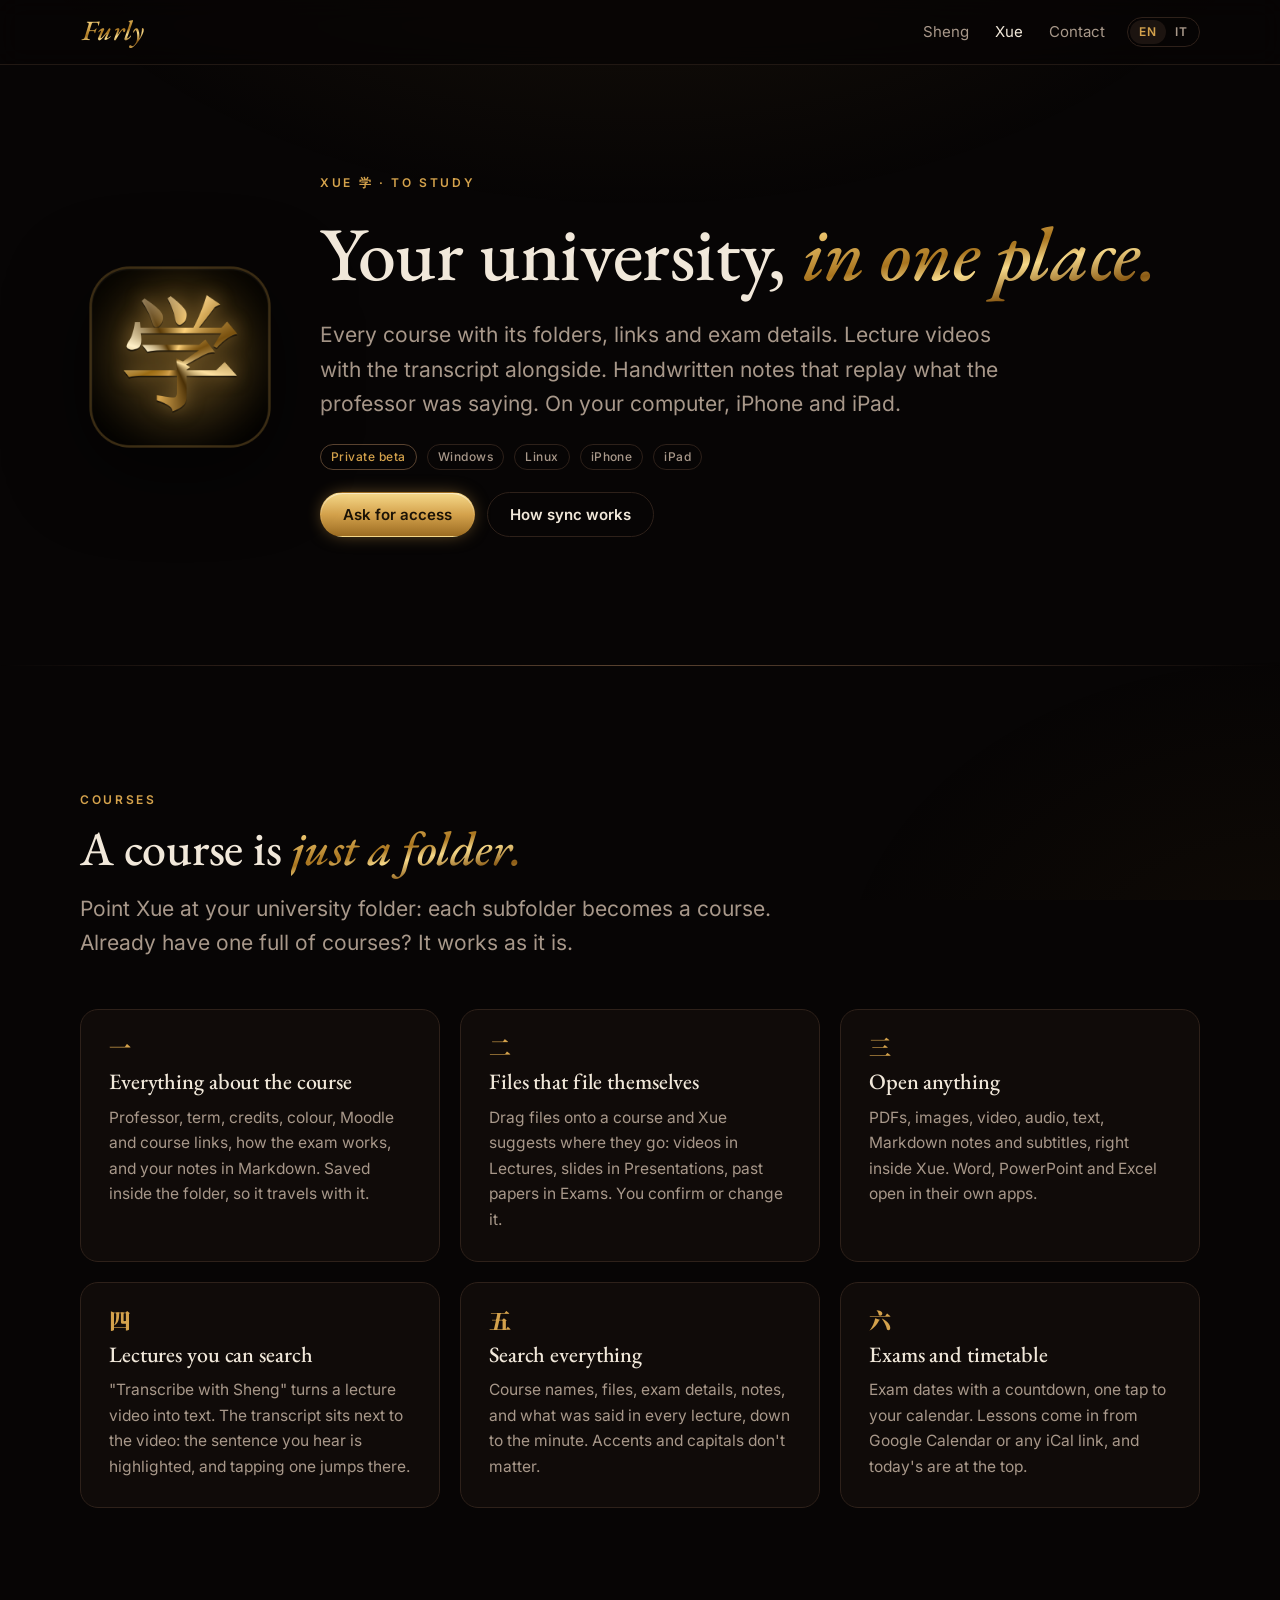
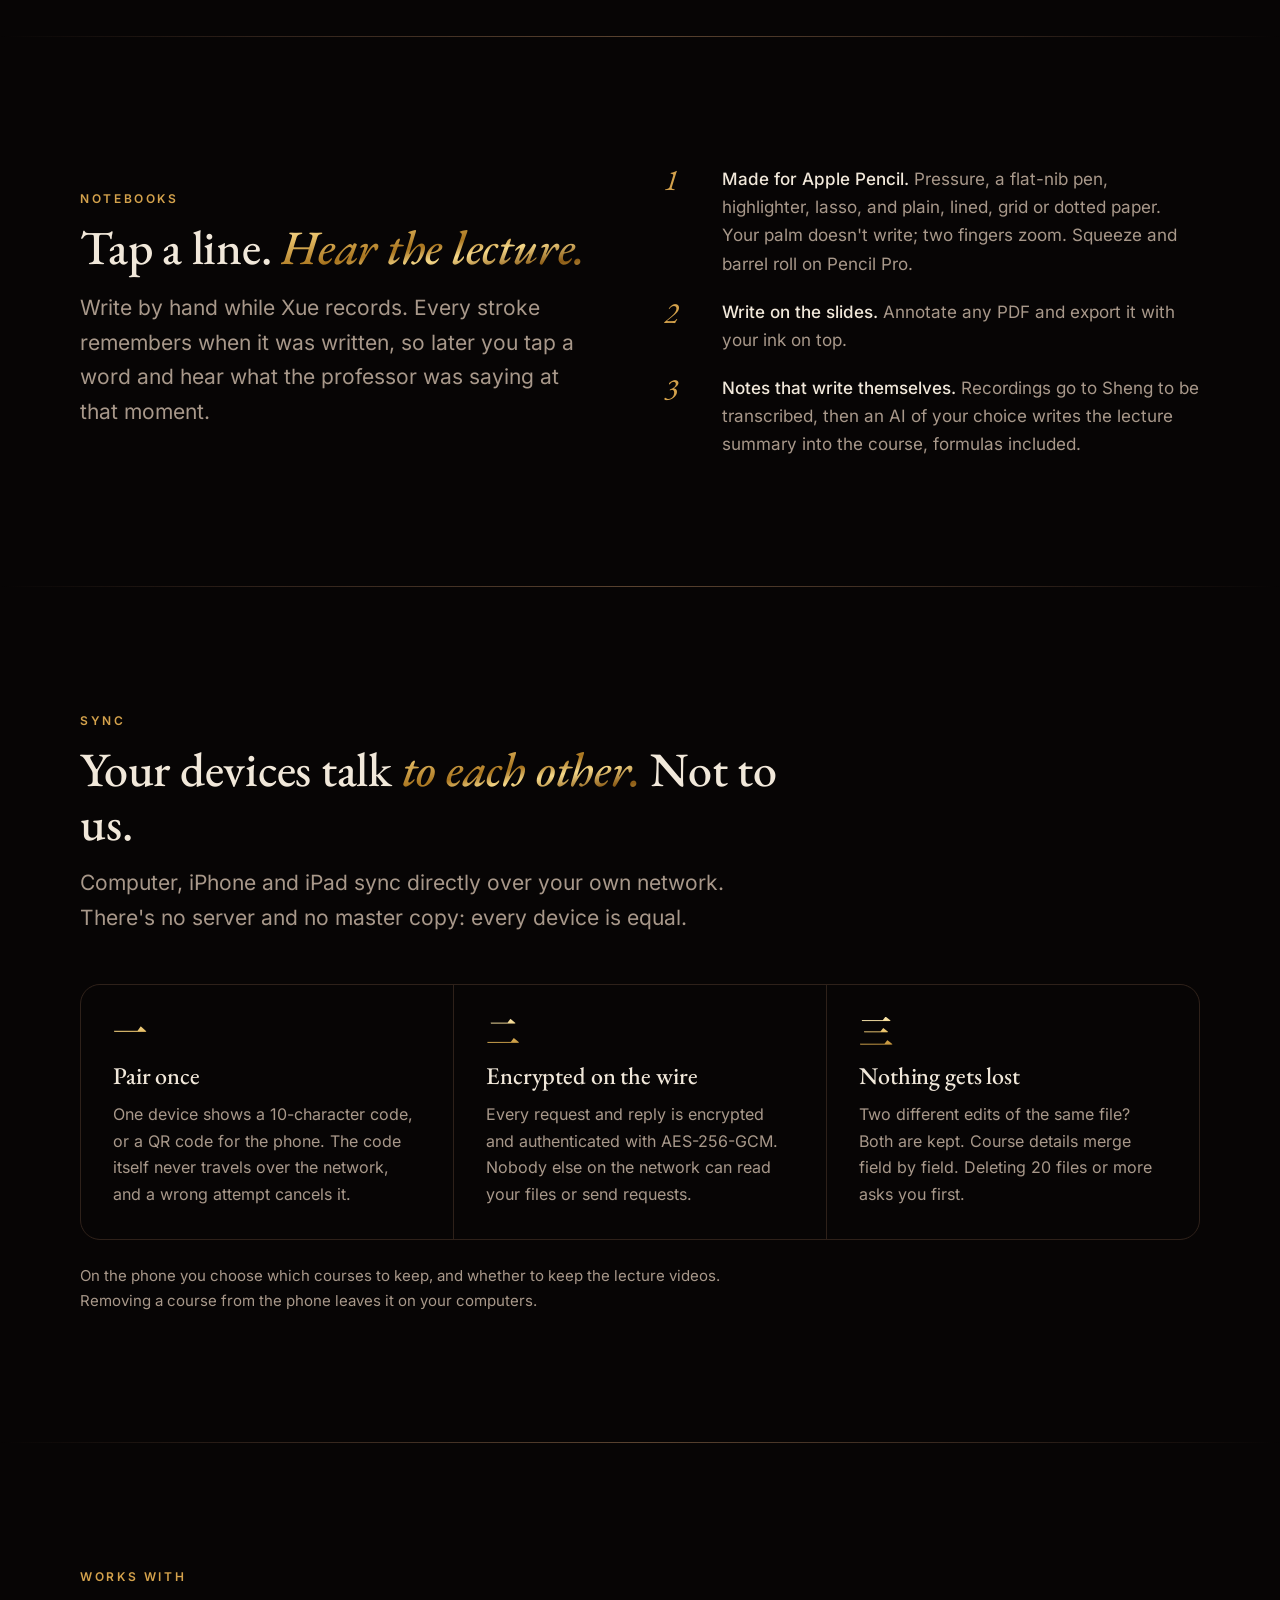
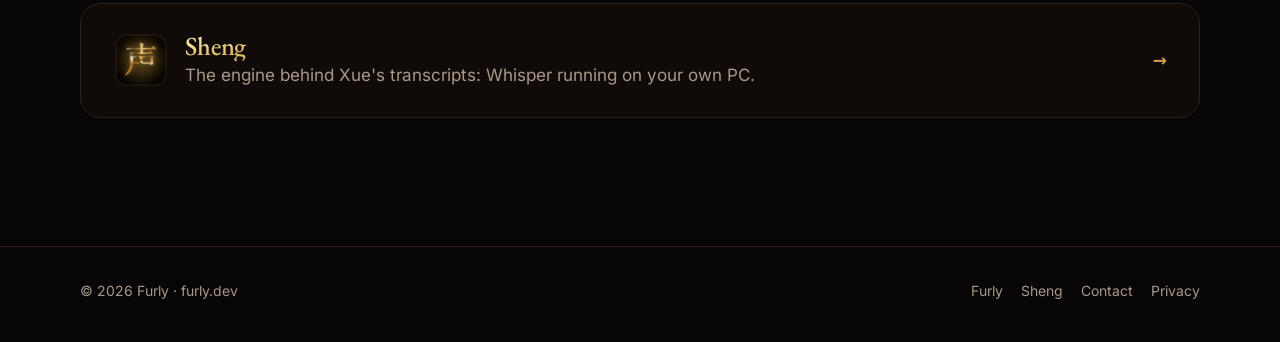
<file: xue/index.html>
<!doctype html>
<html lang="en" data-lang="en"
  data-title-en="Xue — your university in one place · Furly"
  data-title-it="Xue — l'università in un posto solo · Furly">
<head>
  <meta charset="utf-8">
  <meta name="viewport" content="width=device-width, initial-scale=1">
  <title>Xue — your university in one place · Furly</title>
  <meta name="description" content="Xue keeps every university course in order: folders, links, exams, lecture videos with transcripts, and handwritten notes linked to the recording. On Windows, Linux, iPhone and iPad.">
  <link rel="canonical" href="https://furly.dev/xue/">
  <meta name="theme-color" content="#070505">
  <meta property="og:type" content="website">
  <meta property="og:url" content="https://furly.dev/xue/">
  <meta property="og:title" content="Xue · Furly">
  <meta property="og:description" content="Your university in one place, on computer, iPhone and iPad.">
  <meta property="og:image" content="https://furly.dev/assets/xue.png">
  <link rel="icon" type="image/png" href="/assets/xue.png">
  <script>try{var l=localStorage.getItem('furly-lang')||((navigator.language||'').toLowerCase().indexOf('it')===0?'it':'en');document.documentElement.setAttribute('data-lang',l);document.documentElement.lang=l}catch(e){}</script>
  <link rel="stylesheet" href="/assets/fonts.css">
  <link rel="stylesheet" href="/assets/style.css">
</head>
<body>

<header class="nav">
  <div class="wrap">
    <a class="brand" href="/" aria-label="Furly"><span class="gold">Furly</span></a>
    <nav class="nav-links" aria-label="Main">
      <a href="/sheng/">Sheng</a>
      <a href="/xue/" aria-current="page">Xue</a>
      <a class="hide-sm" href="/#contact"><span lang="en">Contact</span><span lang="it">Contatti</span></a>
      <span class="lang" role="group" aria-label="Language">
        <button type="button" data-set="en" aria-pressed="true">EN</button>
        <button type="button" data-set="it" aria-pressed="false">IT</button>
      </span>
    </nav>
  </div>
</header>

<main>
  <section class="hero app-hero">
    <div class="wrap">
      <img class="icon" src="/assets/xue.png" alt="Xue" width="200" height="200">
      <div class="copy">
        <p class="eyebrow">Xue 学 · <span lang="en">to study</span><span lang="it">studiare</span></p>
        <h1>
          <span lang="en">Your university, <em class="gold">in one place.</em></span>
          <span lang="it">L'università, <em class="gold">in un posto solo.</em></span>
        </h1>
        <p class="lead" style="max-width:54ch">
          <span lang="en">Every course with its folders, links and exam details. Lecture videos with the transcript alongside. Handwritten notes that replay what the professor was saying. On your computer, iPhone and iPad.</span>
          <span lang="it">Ogni corso con le sue cartelle, i link e com'è fatto l'esame. Le videolezioni con la trascrizione accanto. Appunti a mano che ti fanno riascoltare cosa diceva il prof. Sul computer, sull'iPhone e sull'iPad.</span>
        </p>
        <div class="platforms"><span class="tag beta"><span lang="en">Private beta</span><span lang="it">Beta privata</span></span><span class="tag">Windows</span><span class="tag">Linux</span><span class="tag">iPhone</span><span class="tag">iPad</span></div>
        <div class="actions">
          <a class="btn btn-gold" href="mailto:furlan.mattia@furly.dev?subject=Xue%20beta"><span lang="en">Ask for access</span><span lang="it">Chiedi l'accesso</span></a>
          <a class="btn" href="#sync"><span lang="en">How sync works</span><span lang="it">Come si sincronizza</span></a>
        </div>
      </div>
    </div>
  </section>

  <hr class="rule">

  <section>
    <div class="wrap">
      <div class="section-head reveal">
        <p class="eyebrow"><span lang="en">Courses</span><span lang="it">Corsi</span></p>
        <h2>
          <span lang="en">A course is <em class="gold">just a folder.</em></span>
          <span lang="it">Un corso è <em class="gold">solo una cartella.</em></span>
        </h2>
        <p class="lead" style="max-width:60ch">
          <span lang="en">Point Xue at your university folder: each subfolder becomes a course. Already have one full of courses? It works as it is.</span>
          <span lang="it">Indica a Xue la cartella dell'università: ogni sottocartella diventa un corso. Ne hai già una piena di corsi? Va bene così com'è.</span>
        </p>
      </div>
      <div class="features">
        <div class="feature reveal">
          <span class="mark">一</span>
          <h3><span lang="en">Everything about the course</span><span lang="it">Tutto del corso</span></h3>
          <p>
            <span lang="en">Professor, term, credits, colour, Moodle and course links, how the exam works, and your notes in Markdown. Saved inside the folder, so it travels with it.</span>
            <span lang="it">Prof, periodo, CFU, colore, link a Moodle e al sito del corso, com'è fatto l'esame e le tue note in Markdown. Salvato dentro la cartella, quindi viaggia con lei.</span>
          </p>
        </div>
        <div class="feature reveal">
          <span class="mark">二</span>
          <h3><span lang="en">Files that file themselves</span><span lang="it">File che si mettono a posto</span></h3>
          <p>
            <span lang="en">Drag files onto a course and Xue suggests where they go: videos in Lectures, slides in Presentations, past papers in Exams. You confirm or change it.</span>
            <span lang="it">Trascina i file su un corso e Xue propone dove metterli: i video in Videolezioni, le slide in Presentazioni, i vecchi appelli in Esami. Tu confermi o cambi.</span>
          </p>
        </div>
        <div class="feature reveal">
          <span class="mark">三</span>
          <h3><span lang="en">Open anything</span><span lang="it">Apri tutto</span></h3>
          <p>
            <span lang="en">PDFs, images, video, audio, text, Markdown notes and subtitles, right inside Xue. Word, PowerPoint and Excel open in their own apps.</span>
            <span lang="it">PDF, immagini, video, audio, testo, appunti Markdown e sottotitoli, direttamente in Xue. Word, PowerPoint ed Excel si aprono con i loro programmi.</span>
          </p>
        </div>
        <div class="feature reveal">
          <span class="mark">四</span>
          <h3><span lang="en">Lectures you can search</span><span lang="it">Lezioni da cercare</span></h3>
          <p>
            <span lang="en">"Transcribe with Sheng" turns a lecture video into text. The transcript sits next to the video: the sentence you hear is highlighted, and tapping one jumps there.</span>
            <span lang="it">"Trascrivi con Sheng" trasforma una videolezione in testo. La trascrizione sta accanto al video: la frase che senti è evidenziata, e toccandone una il video salta lì.</span>
          </p>
        </div>
        <div class="feature reveal">
          <span class="mark">五</span>
          <h3><span lang="en">Search everything</span><span lang="it">Cerca dappertutto</span></h3>
          <p>
            <span lang="en">Course names, files, exam details, notes, and what was said in every lecture, down to the minute. Accents and capitals don't matter.</span>
            <span lang="it">Nomi dei corsi, file, esami, note e quello che è stato detto in ogni lezione, al minuto. Accenti e maiuscole non contano.</span>
          </p>
        </div>
        <div class="feature reveal">
          <span class="mark">六</span>
          <h3><span lang="en">Exams and timetable</span><span lang="it">Appelli e orario</span></h3>
          <p>
            <span lang="en">Exam dates with a countdown, one tap to your calendar. Lessons come in from Google Calendar or any iCal link, and today's are at the top.</span>
            <span lang="it">Le date degli appelli con il conto alla rovescia, e un tocco per metterle in calendario. Le lezioni arrivano da Google Calendar o da qualsiasi link iCal, e quelle di oggi stanno in cima.</span>
          </p>
        </div>
      </div>
    </div>
  </section>

  <hr class="rule">

  <section>
    <div class="wrap split">
      <div class="section-head reveal" style="margin:0">
        <p class="eyebrow"><span lang="en">Notebooks</span><span lang="it">Quaderni</span></p>
        <h2>
          <span lang="en">Tap a line. <em class="gold">Hear the lecture.</em></span>
          <span lang="it">Tocca una riga. <em class="gold">Riascolta la lezione.</em></span>
        </h2>
        <p class="lead">
          <span lang="en">Write by hand while Xue records. Every stroke remembers when it was written, so later you tap a word and hear what the professor was saying at that moment.</span>
          <span lang="it">Scrivi a mano mentre Xue registra. Ogni tratto ricorda quando è stato scritto: dopo tocchi una parola e senti cosa diceva il prof in quel momento.</span>
        </p>
      </div>
      <ol class="steps reveal">
        <li><span><strong><span lang="en">Made for Apple Pencil.</span><span lang="it">Fatto per Apple Pencil.</span></strong> <span lang="en">Pressure, a flat-nib pen, highlighter, lasso, and plain, lined, grid or dotted paper. Your palm doesn't write; two fingers zoom. Squeeze and barrel roll on Pencil Pro.</span><span lang="it">Pressione, pennino a punta piatta, evidenziatore, lazo, e carta bianca, a righe, a quadretti o a puntini. Il palmo non scrive, con due dita fai zoom. Su Pencil Pro funzionano anche la pressione sul corpo e la rotazione.</span></span></li>
        <li><span><strong><span lang="en">Write on the slides.</span><span lang="it">Scrivi sulle slide.</span></strong> <span lang="en">Annotate any PDF and export it with your ink on top.</span><span lang="it">Annota qualsiasi PDF ed esportalo con il tuo inchiostro sopra.</span></span></li>
        <li><span><strong><span lang="en">Notes that write themselves.</span><span lang="it">Appunti che si scrivono da soli.</span></strong> <span lang="en">Recordings go to Sheng to be transcribed, then an AI of your choice writes the lecture summary into the course, formulas included.</span><span lang="it">Le registrazioni vanno a Sheng per la trascrizione, poi un'IA a tua scelta scrive il riassunto della lezione nel corso, formule comprese.</span></span></li>
      </ol>
    </div>
  </section>

  <hr class="rule">

  <section id="sync">
    <div class="wrap">
      <div class="section-head reveal">
        <p class="eyebrow"><span lang="en">Sync</span><span lang="it">Sincronizzazione</span></p>
        <h2>
          <span lang="en">Your devices talk <em class="gold">to each other.</em> Not to us.</span>
          <span lang="it">I tuoi dispositivi parlano <em class="gold">fra loro.</em> Non con noi.</span>
        </h2>
        <p class="lead" style="max-width:62ch">
          <span lang="en">Computer, iPhone and iPad sync directly over your own network. There's no server and no master copy: every device is equal.</span>
          <span lang="it">Computer, iPhone e iPad si sincronizzano direttamente sulla tua rete. Non c'è un server e non c'è una copia principale: tutti i dispositivi sono alla pari.</span>
        </p>
      </div>
      <div class="pillars reveal">
        <div class="pillar">
          <span class="num gold">一</span>
          <h3><span lang="en">Pair once</span><span lang="it">Abbina una volta</span></h3>
          <p>
            <span lang="en">One device shows a 10-character code, or a QR code for the phone. The code itself never travels over the network, and a wrong attempt cancels it.</span>
            <span lang="it">Un dispositivo mostra un codice di 10 caratteri, o un QR per il telefono. Il codice non passa mai in rete, e un tentativo sbagliato lo annulla.</span>
          </p>
        </div>
        <div class="pillar">
          <span class="num gold">二</span>
          <h3><span lang="en">Encrypted on the wire</span><span lang="it">Cifrata in rete</span></h3>
          <p>
            <span lang="en">Every request and reply is encrypted and authenticated with AES-256-GCM. Nobody else on the network can read your files or send requests.</span>
            <span lang="it">Ogni richiesta e risposta è cifrata e autenticata con AES-256-GCM. Nessun altro in rete può leggere i tuoi file o fare richieste.</span>
          </p>
        </div>
        <div class="pillar">
          <span class="num gold">三</span>
          <h3><span lang="en">Nothing gets lost</span><span lang="it">Non si perde niente</span></h3>
          <p>
            <span lang="en">Two different edits of the same file? Both are kept. Course details merge field by field. Deleting 20 files or more asks you first.</span>
            <span lang="it">Due modifiche diverse dello stesso file? Restano tutte e due. I dati del corso si uniscono campo per campo. Da 20 eliminazioni in su, prima ti chiede.</span>
          </p>
        </div>
      </div>
      <p class="muted reveal" style="margin-top:24px;font-size:15px;max-width:72ch">
        <span lang="en">On the phone you choose which courses to keep, and whether to keep the lecture videos. Removing a course from the phone leaves it on your computers.</span>
        <span lang="it">Sul telefono scegli quali corsi tenere e se tenere le videolezioni. Un corso tolto dal telefono resta sui computer.</span>
      </p>
    </div>
  </section>

  <hr class="rule">

  <section>
    <div class="wrap reveal">
      <p class="eyebrow" style="margin-bottom:20px"><span lang="en">Works with</span><span lang="it">Funziona con</span></p>
      <a class="next-app" href="/sheng/">
        <span class="l">
          <img src="/assets/sheng.png" alt="" width="56" height="56">
          <span>
            <h3 class="gold">Sheng</h3>
            <span class="muted"><span lang="en">The engine behind Xue's transcripts: Whisper running on your own PC.</span><span lang="it">Il motore dietro le trascrizioni di Xue: Whisper sul tuo PC.</span></span>
          </span>
        </span>
        <span class="more" style="color:var(--accent);font-weight:600">→</span>
      </a>
    </div>
  </section>
</main>

<footer>
  <div class="wrap">
    <span>© 2026 Furly · furly.dev</span>
    <nav aria-label="Footer">
      <a href="/">Furly</a>
      <a href="/sheng/">Sheng</a>
      <a href="mailto:furlan.mattia@furly.dev"><span lang="en">Contact</span><span lang="it">Contatti</span></a>
      <a href="/privacy/">Privacy</a>
    </nav>
  </div>
</footer>

<div class="egg" id="egg" role="dialog" aria-label="Easter egg">
  <blockquote>
    <span class="dragon gold">龍</span>
    <span class="gold">You met me at a very Chinese time in my life.</span>
  </blockquote>
</div>

<script src="/assets/site.js" defer></script>
</body>
</html>
</file>
<file: assets/fonts.css>
/* Font ospitati su furly.dev, nessuna richiesta a Google.
   EB Garamond, Inter e Noto Serif SC: SIL Open Font License 1.1.
   Noto Serif SC contiene solo i caratteri usati nel sito: 声 学 龍 一 二 三 四 五 六. */

@font-face {
  font-family: 'EB Garamond';
  font-style: normal;
  font-weight: 400 600;
  font-display: swap;
  src: url(/assets/fonts/ebgaramond-latin-ext.woff2) format('woff2');
  unicode-range: U+0100-02BA, U+02BD-02C5, U+02C7-02CC, U+02CE-02D7, U+02DD-02FF, U+0304, U+0308, U+0329, U+1D00-1DBF, U+1E00-1E9F, U+1EF2-1EFF, U+2020, U+20A0-20AB, U+20AD-20C4, U+2113, U+2C60-2C7F, U+A720-A7FF;
}
@font-face {
  font-family: 'EB Garamond';
  font-style: normal;
  font-weight: 400 600;
  font-display: swap;
  src: url(/assets/fonts/ebgaramond-latin.woff2) format('woff2');
  unicode-range: U+0000-00FF, U+0131, U+0152-0153, U+02BB-02BC, U+02C6, U+02DA, U+02DC, U+0304, U+0308, U+0329, U+2000-206F, U+20AC, U+2122, U+2191, U+2193, U+2212, U+2215, U+FEFF, U+FFFD;
}
@font-face {
  font-family: 'EB Garamond';
  font-style: italic;
  font-weight: 400 600;
  font-display: swap;
  src: url(/assets/fonts/ebgaramond-italic-latin-ext.woff2) format('woff2');
  unicode-range: U+0100-02BA, U+02BD-02C5, U+02C7-02CC, U+02CE-02D7, U+02DD-02FF, U+0304, U+0308, U+0329, U+1D00-1DBF, U+1E00-1E9F, U+1EF2-1EFF, U+2020, U+20A0-20AB, U+20AD-20C4, U+2113, U+2C60-2C7F, U+A720-A7FF;
}
@font-face {
  font-family: 'EB Garamond';
  font-style: italic;
  font-weight: 400 600;
  font-display: swap;
  src: url(/assets/fonts/ebgaramond-italic-latin.woff2) format('woff2');
  unicode-range: U+0000-00FF, U+0131, U+0152-0153, U+02BB-02BC, U+02C6, U+02DA, U+02DC, U+0304, U+0308, U+0329, U+2000-206F, U+20AC, U+2122, U+2191, U+2193, U+2212, U+2215, U+FEFF, U+FFFD;
}
@font-face {
  font-family: 'Inter';
  font-style: normal;
  font-weight: 400 600;
  font-display: swap;
  src: url(/assets/fonts/inter-latin-ext.woff2) format('woff2');
  unicode-range: U+0100-02BA, U+02BD-02C5, U+02C7-02CC, U+02CE-02D7, U+02DD-02FF, U+0304, U+0308, U+0329, U+1D00-1DBF, U+1E00-1E9F, U+1EF2-1EFF, U+2020, U+20A0-20AB, U+20AD-20C4, U+2113, U+2C60-2C7F, U+A720-A7FF;
}
@font-face {
  font-family: 'Inter';
  font-style: normal;
  font-weight: 400 600;
  font-display: swap;
  src: url(/assets/fonts/inter-latin.woff2) format('woff2');
  unicode-range: U+0000-00FF, U+0131, U+0152-0153, U+02BB-02BC, U+02C6, U+02DA, U+02DC, U+0304, U+0308, U+0329, U+2000-206F, U+20AC, U+2122, U+2191, U+2193, U+2212, U+2215, U+FEFF, U+FFFD;
}
@font-face {
  font-family: 'Noto Serif SC';
  font-style: normal;
  font-weight: 900;
  font-display: swap;
  src: url(/assets/fonts/notoserifsc-han.woff2) format('woff2');
  unicode-range: U+4E00, U+4E09, U+4E8C, U+4E94, U+516D, U+56DB, U+58F0, U+5B66, U+9F8D;
}
</file>
<file: assets/style.css>
/* Furly — lacca nera e foglia d'oro (dal tema "Lacca" di Loong, Sheng e Xue). */

:root {
  --canvas: #070505;
  --surface: #100b09;
  --elevated: #1c1410;
  --line: #2e211a;
  --fg: #f1e8da;
  --muted: #a8988a;
  --accent: #d4a24c;
  --gold: linear-gradient(170deg, #fff3c4 0%, #e8c068 22%, #a8741e 48%, #f6d98a 62%, #8a5a14 82%, #e8c068 100%);
  --gold-btn: linear-gradient(180deg, #f6d98a 0%, #d4a24c 50%, #9c6c22 100%);
  --serif: 'EB Garamond', Garamond, 'Times New Roman', serif;
  --sans: 'Inter', system-ui, -apple-system, 'Segoe UI', sans-serif;
  --han: 'Noto Serif SC', 'SimSun', serif;
  --wrap: 1120px;
  color-scheme: dark;
}

*, *::before, *::after { box-sizing: border-box; }
html { scroll-behavior: smooth; -webkit-text-size-adjust: 100%; }
body {
  margin: 0;
  background: var(--canvas);
  color: var(--fg);
  font: 400 17px/1.65 var(--sans);
  -webkit-font-smoothing: antialiased;
  overflow-x: hidden;
}
/* Riflesso della lacca: un alone caldo in alto, quasi niente. */
body::before {
  content: '';
  position: fixed;
  inset: 0;
  z-index: -1;
  pointer-events: none;
  background:
    radial-gradient(60rem 36rem at 50% -12rem, rgba(212, 162, 76, 0.10), transparent 70%),
    radial-gradient(40rem 30rem at 100% 110%, rgba(138, 90, 20, 0.08), transparent 70%);
}
::selection { background: rgba(212, 162, 76, 0.35); color: #fff; }
img { max-width: 100%; display: block; }
a { color: inherit; }
:focus-visible { outline: 2px solid var(--accent); outline-offset: 3px; border-radius: 4px; }

/* Lingua: si vede solo quella scelta. */
html[data-lang='en'] body [lang='it'],
html[data-lang='it'] body [lang='en'] { display: none !important; }

.wrap { width: min(var(--wrap), 100% - 32px); margin-inline: auto; }

.gold {
  background: var(--gold);
  -webkit-background-clip: text;
  background-clip: text;
  color: transparent;
}

/* ───────── Barra ───────── */
.nav {
  position: sticky;
  top: 0;
  z-index: 20;
  background: rgba(7, 5, 5, 0.78);
  backdrop-filter: blur(12px);
  -webkit-backdrop-filter: blur(12px);
  border-bottom: 1px solid rgba(46, 33, 26, 0.7);
}
.nav .wrap { display: flex; align-items: center; justify-content: space-between; gap: 16px; height: 64px; }
.brand {
  display: inline-flex;
  align-items: center;
  gap: 10px;
  text-decoration: none;
  font: italic 500 28px/1 var(--serif);
  letter-spacing: 0.01em;
  user-select: none;
}
.brand .gold { padding: 0 2px 4px; }
.nav-links { display: flex; align-items: center; gap: 6px; }
.nav-links a {
  text-decoration: none;
  color: var(--muted);
  font-size: 15px;
  padding: 6px 10px;
  border-radius: 8px;
  transition: color 0.2s;
}
.nav-links a:hover, .nav-links a[aria-current='page'] { color: var(--fg); }
.lang {
  display: inline-flex;
  border: 1px solid var(--line);
  border-radius: 999px;
  padding: 2px;
  margin-left: 6px;
}
.lang button {
  all: unset;
  cursor: pointer;
  font: 600 12px/1 var(--sans);
  letter-spacing: 0.08em;
  color: var(--muted);
  padding: 6px 9px;
  border-radius: 999px;
}
.lang button[aria-pressed='true'] { background: var(--elevated); color: var(--accent); }
@media (max-width: 640px) {
  .nav-links a.hide-sm { display: none; }
}

/* ───────── Tipografia ───────── */
h1, h2, h3 { font-family: var(--serif); font-weight: 500; line-height: 1.12; margin: 0; letter-spacing: -0.005em; }
h1 { font-size: clamp(40px, 6.4vw, 76px); }
h2 { font-size: clamp(32px, 4.2vw, 48px); }
h3 { font-size: 24px; }
h1 em, h2 em { font-style: italic; }
p { margin: 0; }
.eyebrow {
  font: 600 12px/1 var(--sans);
  letter-spacing: 0.22em;
  text-transform: uppercase;
  color: var(--accent);
}
.lead { font-size: clamp(18px, 2vw, 21px); color: var(--muted); max-width: 40ch; }
.muted { color: var(--muted); }

/* ───────── Pulsanti ───────── */
.btn {
  display: inline-flex;
  align-items: center;
  gap: 8px;
  text-decoration: none;
  font: 600 15px/1 var(--sans);
  padding: 14px 22px;
  border-radius: 999px;
  border: 1px solid var(--line);
  color: var(--fg);
  transition: filter 0.2s, border-color 0.2s, transform 0.2s;
}
.btn:hover { border-color: #5a4330; transform: translateY(-1px); }
.btn-gold {
  background: var(--gold-btn);
  color: #1a1206;
  border-color: transparent;
  box-shadow: inset 0 1px 0 rgba(255, 255, 255, 0.5), 0 0 18px -4px rgba(212, 162, 76, 0.6);
}
.btn-gold:hover { filter: brightness(1.08); }
.actions { display: flex; flex-wrap: wrap; gap: 12px; }

/* ───────── Sezioni ───────── */
section { padding: clamp(72px, 10vw, 128px) 0; }
.section-head { display: grid; gap: 16px; margin-bottom: 48px; max-width: 720px; }
.rule {
  height: 1px;
  border: 0;
  margin: 0;
  background: linear-gradient(90deg, transparent, var(--line) 20%, #5a4330 50%, var(--line) 80%, transparent);
}

/* ───────── Hero ───────── */
.hero { padding-top: clamp(56px, 9vw, 112px); }
.hero .wrap { display: grid; grid-template-columns: 1.1fr 0.9fr; gap: 48px; align-items: center; }
.hero-copy { display: grid; gap: 28px; }
@media (max-width: 860px) {
  .hero .wrap { grid-template-columns: 1fr; }
  .hero-art { order: -1; }
}

/* Carattere d'oro liquido: parte vuoto e si riempie dal basso, come il 坤 all'avvio di Kun. */
@property --fill {
  syntax: '<percentage>';
  inherits: false;
  initial-value: 0%;
}
.glyphs { display: flex; justify-content: center; gap: clamp(8px, 2vw, 24px); }
.glyph {
  position: relative;
  filter: drop-shadow(0 0 22px rgba(212, 162, 76, 0.22));
  font: 900 clamp(120px, 17vw, 210px)/1 var(--han);
  cursor: default;
  user-select: none;
}
.glyph .vessel {
  color: #1c1410;
  -webkit-text-stroke: 1px #3a2a1c;
}
.glyph .liquid {
  position: absolute;
  inset: 0;
  background: linear-gradient(170deg, #fff3c4 0%, #e8c068 18%, #a8741e 38%, #f6d98a 52%, #8a5a14 68%, #e8c068 84%, #fff3c4 100%);
  background-size: 100% 260%;
  -webkit-background-clip: text;
  background-clip: text;
  color: transparent;
  -webkit-mask-image: linear-gradient(to top, #000 var(--fill), transparent calc(var(--fill) + 5%));
  mask-image: linear-gradient(to top, #000 var(--fill), transparent calc(var(--fill) + 5%));
  animation: fill 2.6s cubic-bezier(0.45, 0, 0.2, 1) forwards, ripple 7s ease-in-out infinite alternate;
}
.glyph-col:nth-child(2) .liquid { animation-delay: 0.35s, 0.35s; }
@keyframes fill { to { --fill: 105%; } }
@keyframes ripple { from { background-position: 0 0; } to { background-position: 0 100%; } }
.glyph-col { margin: 0; display: grid; justify-items: center; gap: 14px; }
.glyph-col figcaption { font: italic 20px/1 var(--serif); color: var(--muted); }

/* ───────── Prodotti ───────── */
.products { display: grid; grid-template-columns: repeat(2, 1fr); gap: 20px; }
@media (max-width: 760px) { .products { grid-template-columns: 1fr; } }
.card {
  position: relative;
  display: grid;
  gap: 18px;
  padding: 32px;
  border-radius: 20px;
  background: linear-gradient(180deg, var(--surface), #0b0807);
  border: 1px solid var(--line);
  text-decoration: none;
  transition: border-color 0.3s, transform 0.3s;
  overflow: hidden;
}
.card::after {
  content: '';
  position: absolute;
  inset: 0;
  pointer-events: none;
  background: radial-gradient(30rem 14rem at 0% 0%, rgba(212, 162, 76, 0.08), transparent 70%);
}
.card:hover { border-color: #5a4330; transform: translateY(-3px); }
.card-top { display: flex; align-items: center; gap: 16px; }
.card-top img { width: 64px; height: 64px; }
.card h3 { font-size: 32px; }
.card .pinyin { font: italic 16px/1 var(--serif); color: var(--muted); }
.card ul { margin: 0; padding: 0; list-style: none; display: grid; gap: 8px; color: var(--muted); font-size: 15.5px; }
.card li { padding-left: 20px; position: relative; }
.card li::before { content: '◆'; position: absolute; left: 0; top: 1px; font-size: 9px; color: var(--accent); }
.card .more { color: var(--accent); font-weight: 600; font-size: 15px; }
.tags { display: flex; flex-wrap: wrap; gap: 6px; }
.tag {
  font: 500 12px/1 var(--sans);
  letter-spacing: 0.04em;
  color: var(--muted);
  border: 1px solid var(--line);
  border-radius: 999px;
  padding: 6px 10px;
}
.tag.beta { color: var(--accent); border-color: #5a4330; }

/* ───────── Principi ───────── */
.pillars { display: grid; grid-template-columns: repeat(3, 1fr); gap: 1px; background: var(--line); border: 1px solid var(--line); border-radius: 20px; overflow: hidden; }
@media (max-width: 860px) { .pillars { grid-template-columns: 1fr; } }
.pillar { background: var(--canvas); padding: 32px; display: grid; gap: 12px; align-content: start; }
.pillar .num { font: 900 34px/1 var(--han); }
.pillar p { color: var(--muted); font-size: 16px; }

/* ───────── Chi sono ───────── */
.about .wrap { display: grid; grid-template-columns: 0.8fr 1.2fr; gap: 48px; align-items: start; }
@media (max-width: 860px) { .about .wrap { grid-template-columns: 1fr; } }
.about-text { display: grid; gap: 18px; font-size: 18px; color: var(--muted); }
.about-text strong { color: var(--fg); font-weight: 500; }
.signature { font: italic 30px/1 var(--serif); margin-top: 8px; }

/* ───────── Contatto ───────── */
.contact { text-align: center; }
.contact .wrap { display: grid; justify-items: center; gap: 24px; }
.contact h2 { max-width: 16ch; }
.mail { font: italic 500 clamp(26px, 4vw, 40px)/1.2 var(--serif); text-decoration: none; overflow-wrap: anywhere; }
.mail:hover { filter: brightness(1.15); }

/* ───────── Pagine delle app ───────── */
.app-hero .wrap { display: grid; grid-template-columns: auto 1fr; gap: 40px; align-items: center; }
.app-hero img.icon { width: clamp(120px, 18vw, 200px); filter: drop-shadow(0 20px 40px rgba(0, 0, 0, 0.6)); }
.app-hero .copy { display: grid; gap: 22px; }
@media (max-width: 720px) { .app-hero .wrap { grid-template-columns: 1fr; } }
.features { display: grid; grid-template-columns: repeat(3, 1fr); gap: 20px; }
@media (max-width: 960px) { .features { grid-template-columns: repeat(2, 1fr); } }
@media (max-width: 620px) { .features { grid-template-columns: 1fr; } }
.feature {
  padding: 28px;
  border-radius: 18px;
  border: 1px solid var(--line);
  background: var(--surface);
  display: grid;
  gap: 10px;
  align-content: start;
}
.feature h3 { font-size: 22px; }
.feature p { color: var(--muted); font-size: 15.5px; }
.feature .mark { font: 900 22px/1 var(--han); color: var(--accent); }
kbd {
  font: 600 13px/1 var(--sans);
  padding: 3px 7px;
  border-radius: 6px;
  border: 1px solid #5a4330;
  border-bottom-width: 2px;
  background: var(--elevated);
  color: var(--fg);
  white-space: nowrap;
}

.table-wrap { overflow-x: auto; border: 1px solid var(--line); border-radius: 16px; }
table { width: 100%; border-collapse: collapse; font-size: 15.5px; min-width: 520px; }
th, td { text-align: left; padding: 16px 20px; border-bottom: 1px solid var(--line); vertical-align: top; }
tr:last-child td { border-bottom: 0; }
th { font: 600 12px/1 var(--sans); letter-spacing: 0.14em; text-transform: uppercase; color: var(--accent); background: var(--surface); }
td:first-child { color: var(--fg); font-weight: 500; white-space: nowrap; }
td { color: var(--muted); }

.split { display: grid; grid-template-columns: 1fr 1fr; gap: 48px; align-items: center; }
@media (max-width: 860px) { .split { grid-template-columns: 1fr; } }
.steps { margin: 0; padding: 0; list-style: none; display: grid; gap: 20px; counter-reset: s; }
.steps li { display: grid; grid-template-columns: 44px 1fr; gap: 14px; color: var(--muted); }
.steps li::before {
  counter-increment: s;
  content: counter(s);
  font: italic 30px/1 var(--serif);
  color: var(--accent);
}
.steps strong { color: var(--fg); font-weight: 500; }
.stat { display: grid; gap: 6px; padding: 28px; border-left: 1px solid #5a4330; }
.stat .big { font: 500 clamp(44px, 6vw, 64px)/1 var(--serif); }
.stat p { color: var(--muted); font-size: 15.5px; }
.stats { display: grid; grid-template-columns: repeat(3, 1fr); gap: 20px; }
@media (max-width: 760px) { .stats { grid-template-columns: 1fr; } }

.platforms { display: flex; flex-wrap: wrap; gap: 10px; }

.next-app {
  display: flex;
  align-items: center;
  justify-content: space-between;
  gap: 20px;
  padding: 28px 32px;
  border: 1px solid var(--line);
  border-radius: 20px;
  text-decoration: none;
  background: var(--surface);
  transition: border-color 0.3s;
}
.next-app:hover { border-color: #5a4330; }
.next-app img { width: 56px; height: 56px; }
.next-app .l { display: flex; align-items: center; gap: 16px; }
.next-app h3 { font-size: 26px; }

/* ───────── Piè di pagina ───────── */
footer { border-top: 1px solid var(--line); padding: 32px 0 40px; color: var(--muted); font-size: 14px; }
footer .wrap { display: flex; flex-wrap: wrap; gap: 16px; justify-content: space-between; align-items: center; }
footer a { text-decoration: none; }
footer a:hover { color: var(--fg); }
footer nav { display: flex; gap: 18px; }

/* ───────── Easter egg ───────── */
.egg {
  position: fixed;
  inset: 0;
  z-index: 50;
  display: grid;
  place-items: center;
  padding: 24px;
  background: rgba(7, 5, 5, 0.94);
  backdrop-filter: blur(6px);
  opacity: 0;
  pointer-events: none;
  transition: opacity 0.6s;
  cursor: pointer;
}
.egg.show { opacity: 1; pointer-events: auto; }
.egg blockquote {
  margin: 0;
  max-width: 14ch;
  text-align: center;
  font: italic 500 clamp(40px, 7vw, 88px)/1.08 var(--serif);
  font-feature-settings: 'swsh' 1;
}
.egg .dragon { display: block; font: 900 clamp(64px, 10vw, 120px)/1 var(--han); margin-bottom: 24px; }

/* Comparsa al primo scorrimento. */
.reveal { opacity: 0; transform: translateY(16px); transition: opacity 0.8s ease, transform 0.8s ease; }
.reveal.in { opacity: 1; transform: none; }

@media (prefers-reduced-motion: reduce) {
  html { scroll-behavior: auto; }
  .glyph .liquid { animation: none; --fill: 105%; -webkit-mask-image: none; mask-image: none; }
  .reveal { opacity: 1; transform: none; transition: none; }
  .card, .btn { transition: none; }
}

/* ───────── Pagine di testo (privacy) ───────── */
.legal { max-width: 720px; padding-top: clamp(48px, 8vw, 96px); }
.legal h1 { font-size: clamp(40px, 6vw, 64px); margin-bottom: 12px; }
.legal h2 { font-size: 28px; margin: 48px 0 14px; }
.legal p, .legal li { color: var(--muted); }
.legal p + p { margin-top: 12px; }
.legal ul { padding-left: 20px; margin: 12px 0 0; display: grid; gap: 8px; }
.legal li::marker { color: var(--accent); }
.legal strong { color: var(--fg); font-weight: 500; }
.legal a { color: var(--accent); text-underline-offset: 3px; }
.legal .updated { font-size: 14px; }
</file>
